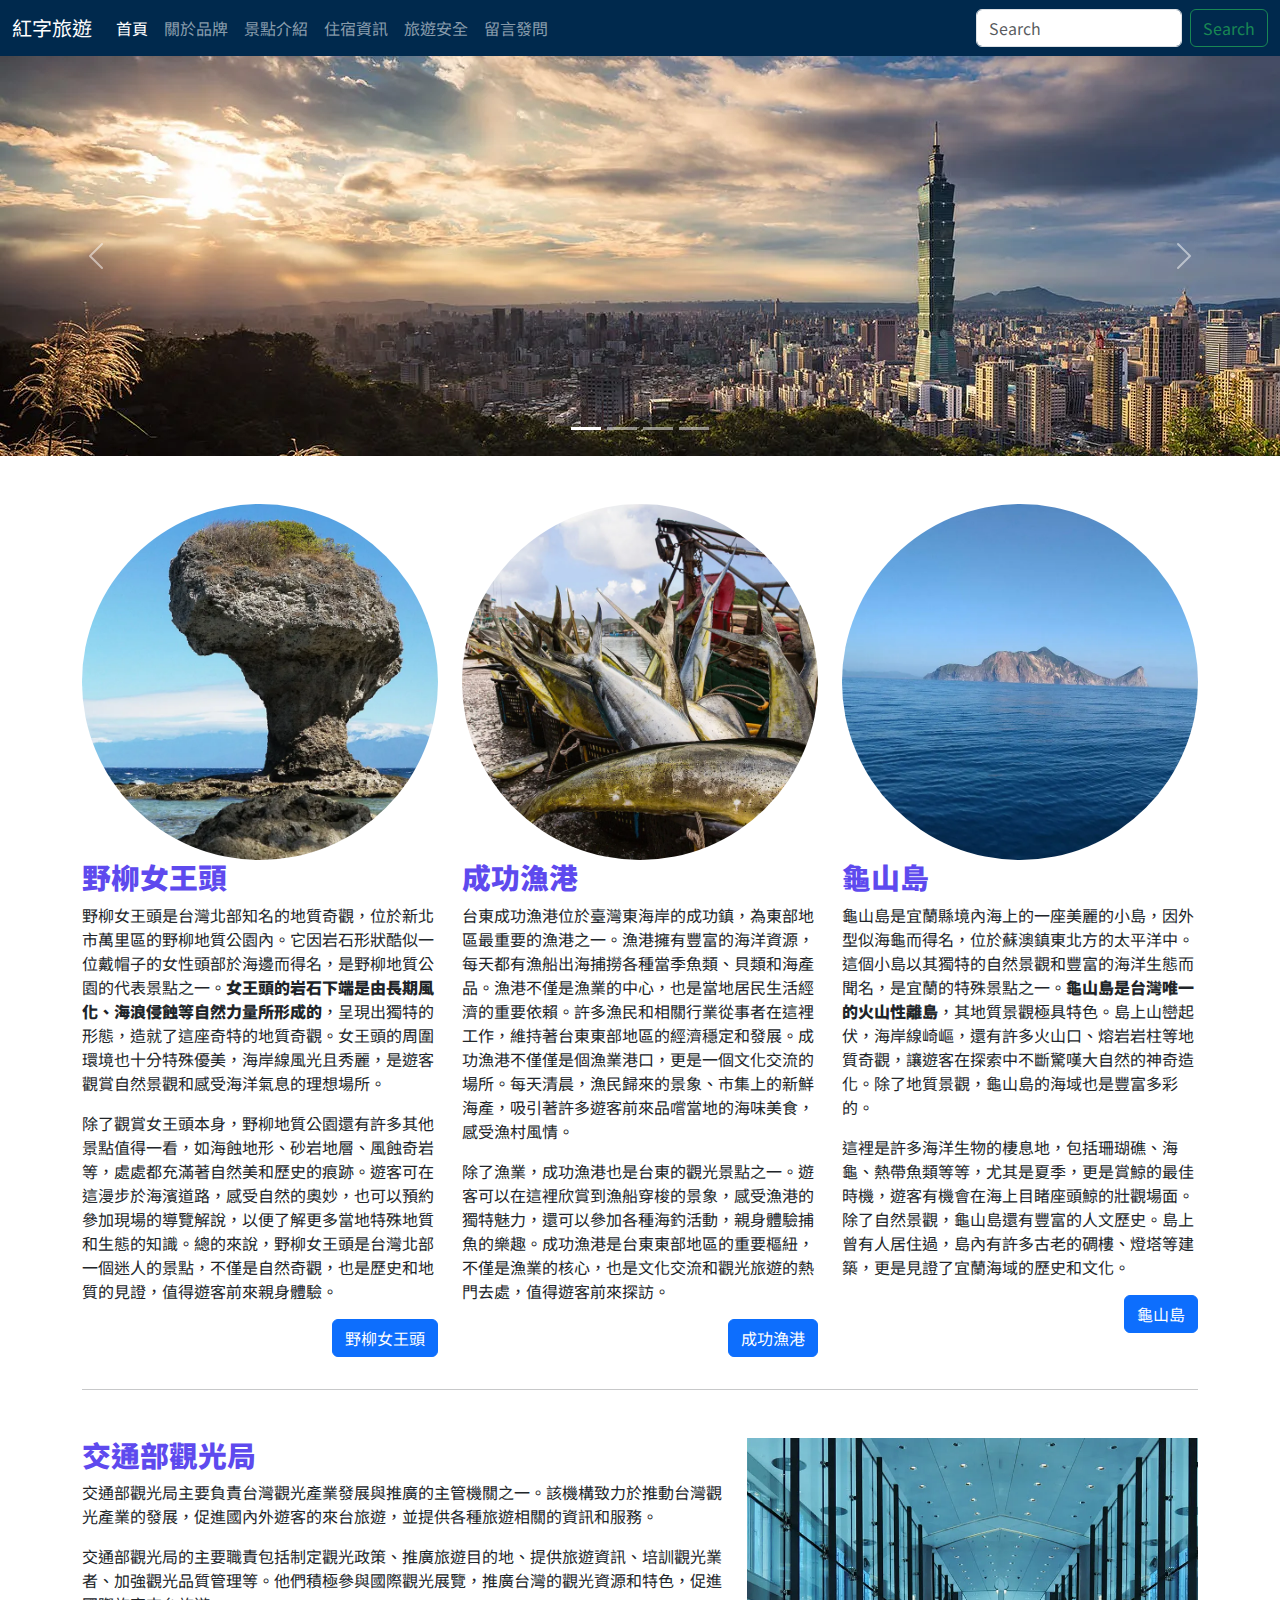
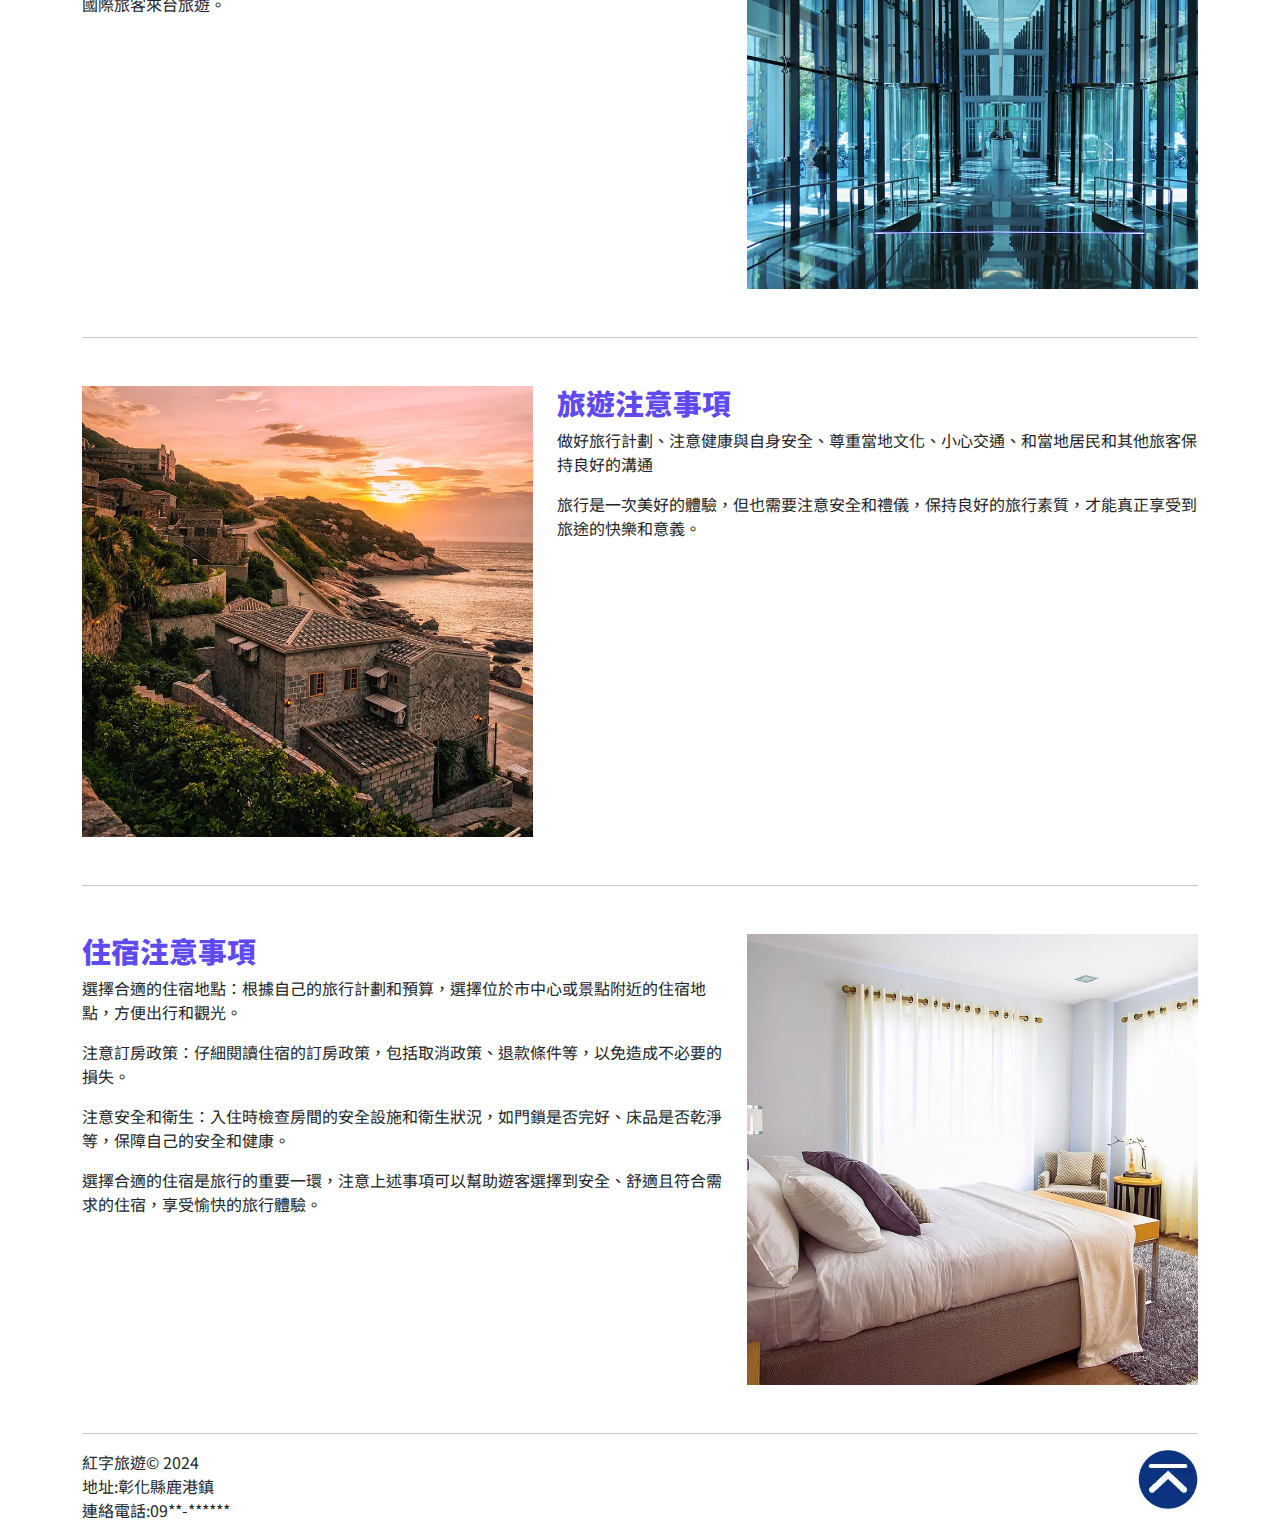
<file: index.html>
<!DOCTYPE html>
<html lang="zh-Hant-TW">
<head>
    <meta charset="UTF-8">
    <meta name="viewport" content="width=device-width, initial-scale=1.0">
    <!-- 設定IE相容性 -->
    <meta http-equiv="X-UA-Compatible" content="IE=edge">
    <!-- 網站作者/擁有者 -->
    <meta name="author" content="紅字旅遊">
    <!-- 網頁描述，簡單介紹網頁內容 -->
    <meta name="description" content="北部旅遊, 中部旅遊, 南部旅遊, 八里, 漁人碼頭, 集集, 鹿港, 安平, 愛河">
    <!-- 網頁編輯器 -->
    <meta name="generator" content="VisualStudioCode">
    <!-- 關鍵字，google排除權重，其他搜尋引擎能可使用 -->
    <meta name="keywords" content="北部旅遊, 中部旅遊, 南部旅遊, 八里, 漁人碼頭, 集集, 鹿港, 安平, 愛河">
    <!-- favicom我的最愛(書籤)圖標 -->
    <link rel="shortcut icon" href="favicon.ico">
    <link href="https://cdn.jsdelivr.net/npm/bootstrap@5.3.3/dist/css/bootstrap.min.css" rel="stylesheet" integrity="sha384-QWTKZyjpPEjISv5WaRU9OFeRpok6YctnYmDr5pNlyT2bRjXh0JMhjY6hW+ALEwIH" crossorigin="anonymous">
    <link rel="stylesheet" href="css/custom.css">
    <!-- google GA分析 -->
    <!-- Google tag (gtag.js) -->
    <script async src="https://www.googletagmanager.com/gtag/js?id=G-WT490CWEW8"></script>
    <script>
    window.dataLayer = window.dataLayer || [];
    function gtag(){dataLayer.push(arguments);}
    gtag('js', new Date());
    gtag('config', 'G-WT490CWEW8');
    </script>
    <title>紅字旅遊-首頁</title>
</head>
<!-- GA追蹤分析 -->
<body>
     <header >                                
        <!--bg-dark背景色 body-tertary為深色字 如改 navbar-dark為淺色字  如需固定導覽列在網頁頂部可+fixed-top -->
        <nav class="navbar navbar-expand-lg bg-dark navbar-dark">
            <div class="container-fluid">
              <a class="navbar-brand" href="index.html">紅字旅遊</a>
              <button class="navbar-toggler" type="button" data-bs-toggle="collapse" data-bs-target="#navbarSupportedContent" aria-controls="navbarSupportedContent" aria-expanded="false" aria-label="Toggle navigation">
                <span class="navbar-toggler-icon"></span>
              </button>
              <div class="collapse navbar-collapse" id="navbarSupportedContent">
                <!-- 導覽列按鈕 -->
                <ul class="navbar-nav me-auto mb-2 mb-lg-0">
                  <li class="nav-item">
                    <!-- 這串為無障礙網路使用nav-link active明眼人看用 aria-current="page" 視障人士使用 -->
                    <a class="nav-link active" aria-current="page" href="index.html">首頁</a>
                  </li>
                  <li class="nav-item">
                    <a class="nav-link" href="about.html">關於品牌</a>
                  </li>
                  <li class="nav-item">
                    <a class="nav-link" href="viewpoint.html">景點介紹</a>
                  </li>
                  <li class="nav-item">
                    <a class="nav-link" href="hotel.html">住宿資訊</a>
                  </li>
                  <li class="nav-item">
                    <a class="nav-link" href="safe.html">旅遊安全</a>
                  </li>
                  <li class="nav-item">
                    <a class="nav-link" href="https://toolkit.url.com.tw/bbs/index.php?email=bbs@rthzh.url.tw" target="_blank">留言發問</a>
                  </li>
                </ul>

                <!-- 表單 PHP用 -->
                <form class="d-flex" role="search">
                  <input class="form-control me-2" type="search" placeholder="Search" aria-label="Search">
                  <button class="btn btn-outline-success" type="submit">Search</button>
                </form>
              </div>
            </div>
        </nav>
    </header>
    <main>
      <!-- 輪播圖 -->
      <div id="carouselExampleIndicators" class="carousel slide">
        <div class="carousel-indicators">
          <!-- 增加輪播圖時增加一個按鈕 -->
          <button type="button" data-bs-target="#carouselExampleIndicators" data-bs-slide-to="0" class="active" aria-current="true" aria-label="Slide 1"></button>
          <button type="button" data-bs-target="#carouselExampleIndicators" data-bs-slide-to="1" aria-label="Slide 2"></button>
          <button type="button" data-bs-target="#carouselExampleIndicators" data-bs-slide-to="2" aria-label="Slide 3"></button>
          <button type="button" data-bs-target="#carouselExampleIndicators" data-bs-slide-to="3" aria-label="Slide 4"></button>
        </div>
        <div class="carousel-inner">
          <div class="carousel-item active">
            <!-- alt="台北101"為圖片無法顯示時出現 title="台北101"滑入圖片時小標籤 aria-label="台北101"無障礙用 -->
            <img src="images/index/buildings-1846728_1920_dr.webp" class="d-block w-100" alt="台北101" title="台北101" aria-label="台北101">
          </div>
          <div class="carousel-item">
            <img src="images/index/kaohsiung-4081259_1920_dr.webp" class="d-block w-100" alt="廟宇" title="廟宇" aria-label="廟宇">
          </div>
          <div class="carousel-item">
            <img src="images/index/dragon-3329567_1920_dr.webp" class="d-block w-100" alt="龍屋脊" 
            title="龍屋脊" aria-label="龍屋脊">
          </div>
          <div class="carousel-item">
            <img src="images/index/city-7049028_1920_dr.webp" class="d-block w-100" alt="台北101大樓" title="台北101大樓" aria-label="台北101大樓">
          </div>

        </div>
        <button class="carousel-control-prev" type="button" data-bs-target="#carouselExampleIndicators" data-bs-slide="prev">
          <span class="carousel-control-prev-icon" aria-hidden="true"></span>
          <span class="visually-hidden">Previous</span>
        </button>
        <button class="carousel-control-next" type="button" data-bs-target="#carouselExampleIndicators" data-bs-slide="next">
          <span class="carousel-control-next-icon" aria-hidden="true"></span>
          <span class="visually-hidden">Next</span>
        </button>
      </div>

      <!-- 內文 -->
      <div class="container">
        <!-- 直式三格內容 -->
        <div class="row">
          <!-- col-lg-4(lg為裝置尺寸大小 依序為xs-sm-md-lg-xl 須滿足12比例
            e.g 5:7之類的)  -->
          <!-- order-md-0 排序-製造斷點; mt-5 增加上排距離 t為方向上 5為最大距離 -->
          <div class="col-lg-4 order-md-0 mt-5">

            <img src="images/index/xiao-liuqiu-6023517_1920.webp" class="rounded-circle w-100" alt="野柳女王頭">
            <!-- rounded-circle w-100 圖片設定圓形範圍顯示 寬度設定100%顯示 -->
            <div class="card-body">
              <h2 class="">野柳女王頭</h2>
              <p class="card-text">野柳女王頭是台灣北部知名的地質奇觀，位於新北市萬里區的野柳地質公園內。它因岩石形狀酷似一位戴帽子的女性頭部於海邊而得名，是野柳地質公園的代表景點之一。<span class="span_1">女王頭的岩石下端是由長期風化、海浪侵蝕等自然力量所形成的</span>，呈現出獨特的形態，造就了這座奇特的地質奇觀。女王頭的周圍環境也十分特殊優美，海岸線風光且秀麗，是遊客觀賞自然景觀和感受海洋氣息的理想場所。</p>
              <p class="card-text">除了觀賞女王頭本身，野柳地質公園還有許多其他景點值得一看，如海蝕地形、砂岩地層、風蝕奇岩等，處處都充滿著自然美和歷史的痕跡。遊客可在這漫步於海濱道路，感受自然的奧妙，也可以預約參加現場的導覽解說，以便了解更多當地特殊地質和生態的知識。總的來說，野柳女王頭是台灣北部一個迷人的景點，不僅是自然奇觀，也是歷史和地質的見證，值得遊客前來親身體驗。</p>
              <p class="text-end">
                <a href="https://www.taiwan.net.tw/m1.aspx?sNo=0001016&id=A12-00268" target="_blank" class="btn btn-primary" role="button">野柳女王頭</a></p>
                <!-- target="_blank"新增分業標籤 class="btn btn-primary" 套用模組按鈕外觀 role="button" 改變標籤用途 -->
            </div>
          </div>         
          <div class="col-lg-4 order-md-2 mt-5">
            <img src="images/index/sea-7146818_1920.webp" class="rounded-circle w-100" alt="龜山島">
            <div class="card-body">
              <h2 class="">龜山島</h2>
              <p class="card-text">龜山島是宜蘭縣境內海上的一座美麗的小島，因外型似海龜而得名，位於蘇澳鎮東北方的太平洋中。這個小島以其獨特的自然景觀和豐富的海洋生態而聞名，是宜蘭的特殊景點之一。<span class="span_1">龜山島是台灣唯一的火山性離島</span>，其地質景觀極具特色。島上山巒起伏，海岸線崎嶇，還有許多火山口、熔岩岩柱等地質奇觀，讓遊客在探索中不斷驚嘆大自然的神奇造化。除了地質景觀，龜山島的海域也是豐富多彩的。</p>
                <p class="card-text">這裡是許多海洋生物的棲息地，包括珊瑚礁、海龜、熱帶魚類等等，尤其是夏季，更是賞鯨的最佳時機，遊客有機會在海上目睹座頭鯨的壯觀場面。除了自然景觀，龜山島還有豐富的人文歷史。島上曾有人居住過，島內有許多古老的碉樓、燈塔等建築，更是見證了宜蘭海域的歷史和文化。</p>
                <p class="text-end">
                <a href="https://www.taiwan.net.tw/m1.aspx?sNo=0001106&id=C100_164" target="_blank" class="btn btn-primary" role="button">龜山島</a></p>
            </div>
          </div>
          <div class="col-lg-4 order-md-1 mt-5">
            <img src="images/index/taiwan-6760130_1920.webp" class="rounded-circle w-100" alt="成功漁港">
            <div class="card-body">
              <h2 class="">成功漁港</h2>
              <p class="card-text">台東成功漁港位於臺灣東海岸的成功鎮，為東部地區最重要的漁港之一。漁港擁有豐富的海洋資源，每天都有漁船出海捕撈各種當季魚類、貝類和海產品。漁港不僅是漁業的中心，也是當地居民生活經濟的重要依賴。許多漁民和相關行業從事者在這裡工作，維持著台東東部地區的經濟穩定和發展。成功漁港不僅僅是個漁業港口，更是一個文化交流的場所。每天清晨，漁民歸來的景象、市集上的新鮮海產，吸引著許多遊客前來品嚐當地的海味美食，感受漁村風情。</p>
                
                <p class="card-text">除了漁業，成功漁港也是台東的觀光景點之一。遊客可以在這裡欣賞到漁船穿梭的景象，感受漁港的獨特魅力，還可以參加各種海釣活動，親身體驗捕魚的樂趣。成功漁港是台東東部地區的重要樞紐，不僅是漁業的核心，也是文化交流和觀光旅遊的熱門去處，值得遊客前來探訪。</p>
              <p class="text-end">
                <a href="https://www.taiwan.net.tw/m1.aspx?sNo=0001016&id=11467" target="_blank" class="btn btn-primary" role="button" >成功漁港</a></p>
            </div>
        
          </div>
        </div>
        <hr>
        <!-- 橫條內容 -->
             <!-- my-5 上下間距 -->
        <div class="row my-5">
          <div class="col-md-7">
              <h2>交通部觀光局</h2>
              <p>交通部觀光局主要負責台灣觀光產業發展與推廣的主管機關之一。該機構致力於推動台灣觀光產業的發展，促進國內外遊客的來台旅遊，並提供各種旅遊相關的資訊和服務。</p>
              <p>交通部觀光局的主要職責包括制定觀光政策、推廣旅遊目的地、提供旅遊資訊、培訓觀光業者、加強觀光品質管理等。他們積極參與國際觀光展覽，推廣台灣的觀光資源和特色，促進國際旅客來台旅遊。</p>
          </div>
          <div class="col-md-5">
            <!-- img-fluid5 照片寬度100%高度自動 mx-auto左右對齊 -->
            <img src="images/index/mirrors-3672873_1920.webp" class="img-fluid mx-auto"  aria-label="交通部觀光局" alt="交通部觀光局">
          </div>
        </div>
        <hr>
        <div class="row my-5">
          <div class="col-md-7 order-md-1">
              <h2>旅遊注意事項</h2>
              <p>做好旅行計劃、注意健康與自身安全、尊重當地文化、小心交通、和當地居民和其他旅客保持良好的溝通</p>
              <p>旅行是一次美好的體驗，但也需要注意安全和禮儀，保持良好的旅行素質，才能真正享受到旅途的快樂和意義。</p>

          </div>
          <div class="col-md-5 order-md-0">
            <!-- img-fluid5 照片寬度100%高度自動 mx-auto左右對齊 -->
            <img src="images/index/matsu-islands-1883646_1920.webp" class="img-fluid mx-auto"  aria-label="旅遊注意事項" alt="旅遊注意事項">
          </div>
        </div>
        <hr>
        <div class="row my-5">
          <div class="col-md-7">
              <h2>住宿注意事項</h2>
              <p>選擇合適的住宿地點：根據自己的旅行計劃和預算，選擇位於市中心或景點附近的住宿地點，方便出行和觀光。</p>
              <p>注意訂房政策：仔細閱讀住宿的訂房政策，包括取消政策、退款條件等，以免造成不必要的損失。</p>
              <p>注意安全和衛生：入住時檢查房間的安全設施和衛生狀況，如門鎖是否完好、床品是否乾淨等，保障自己的安全和健康。</p>
              <p>選擇合適的住宿是旅行的重要一環，注意上述事項可以幫助遊客選擇到安全、舒適且符合需求的住宿，享受愉快的旅行體驗。</p>

          </div>
          <div class="col-md-5">
            <!-- img-fluid5 照片寬度100%高度自動 mx-auto左右對齊 -->
            <img src="images/index/bed-1839183_1280.webp" class="img-fluid mx-auto"  aria-label="住宿安全" alt="住宿安全">
          </div>
        </div>
        <hr>
      </div>
        <footer class="container">
          <p class="float-end"><!--<a href="#top" >回到首頁</a>-->
            <a href="#top"><img class="phHomeBtn" src="images/index/top.webp" title="回網頁頂部" alt="回網頁頂部"></a></p>
          <p>紅字旅遊&copy; 2024 <br>         
              地址:彰化縣鹿港鎮<br>
              連絡電話:09**-******</p>

        </footer>
   </main>



    <script src="https://cdn.jsdelivr.net/npm/bootstrap@5.3.3/dist/js/bootstrap.bundle.min.js" integrity="sha384-YvpcrYf0tY3lHB60NNkmXc5s9fDVZLESaAA55NDzOxhy9GkcIdslK1eN7N6jIeHz" crossorigin="anonymous"></script>

</body>
</html>
</file>
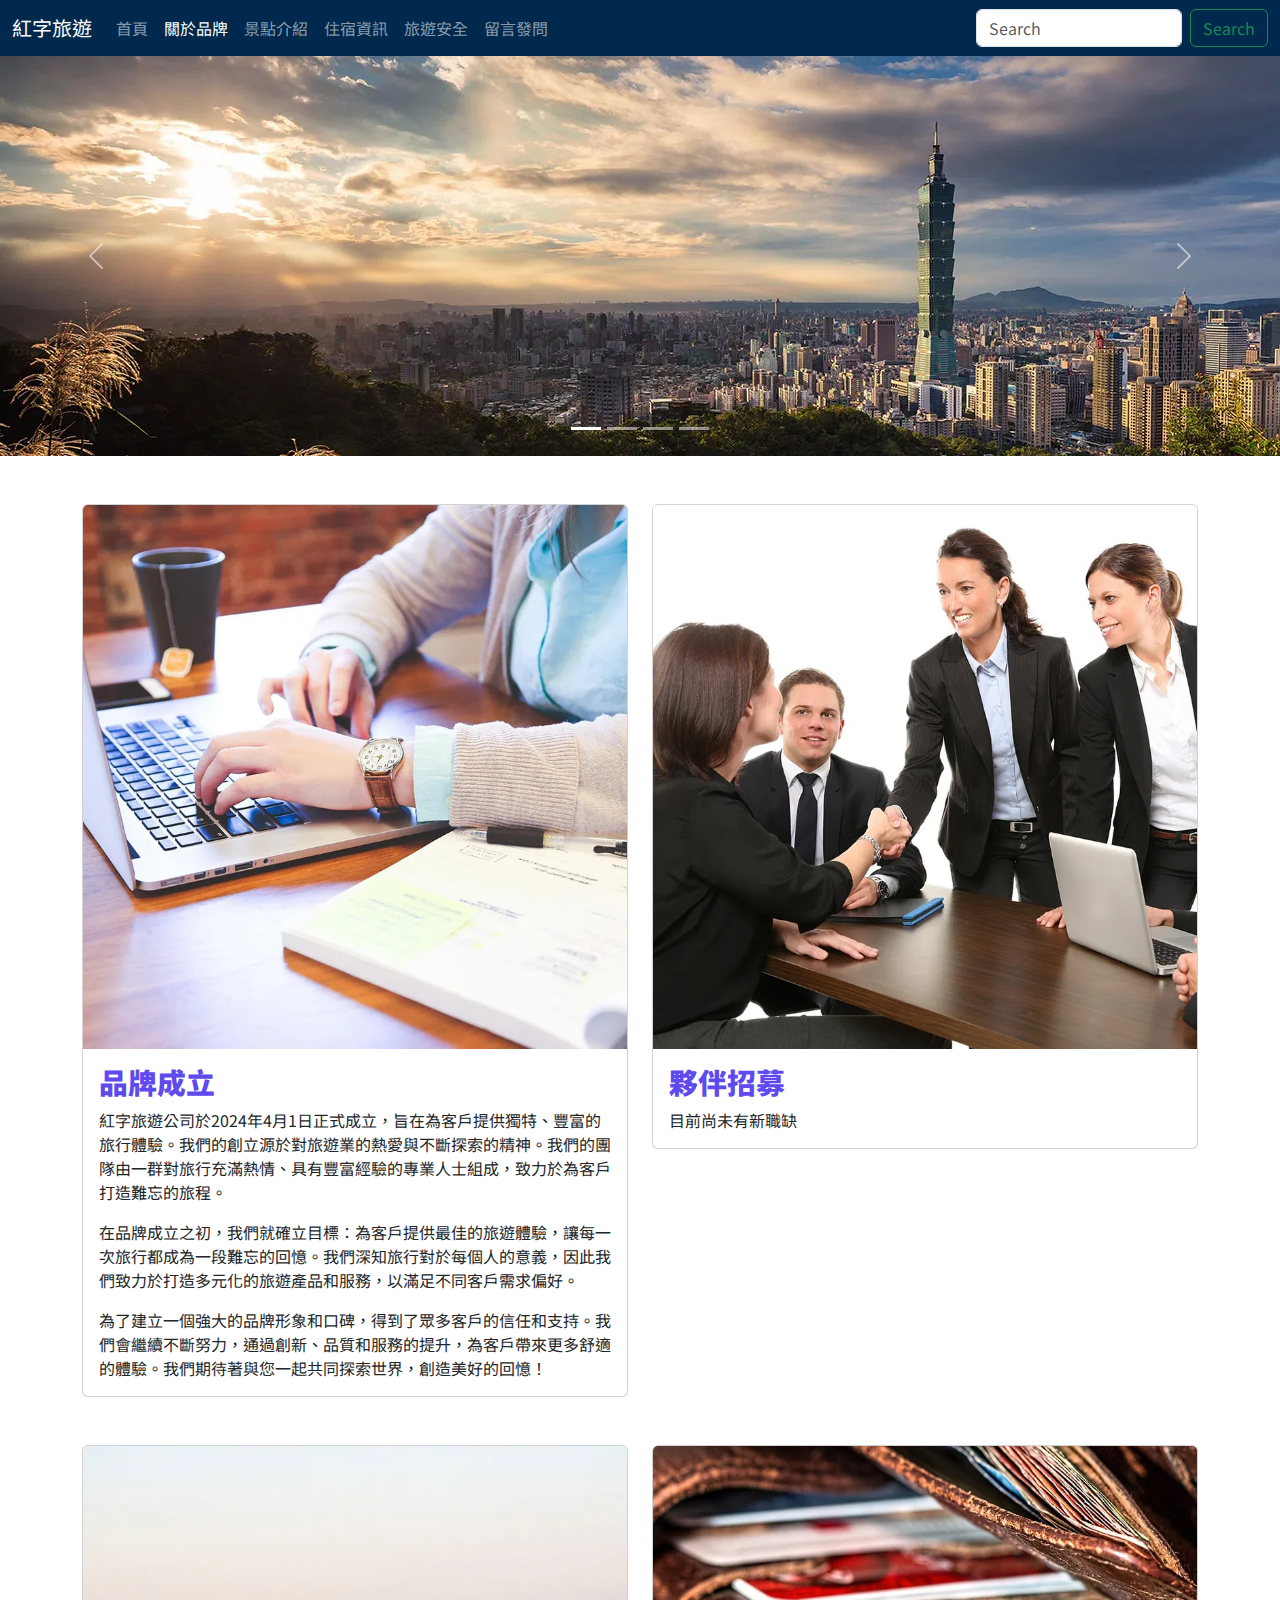
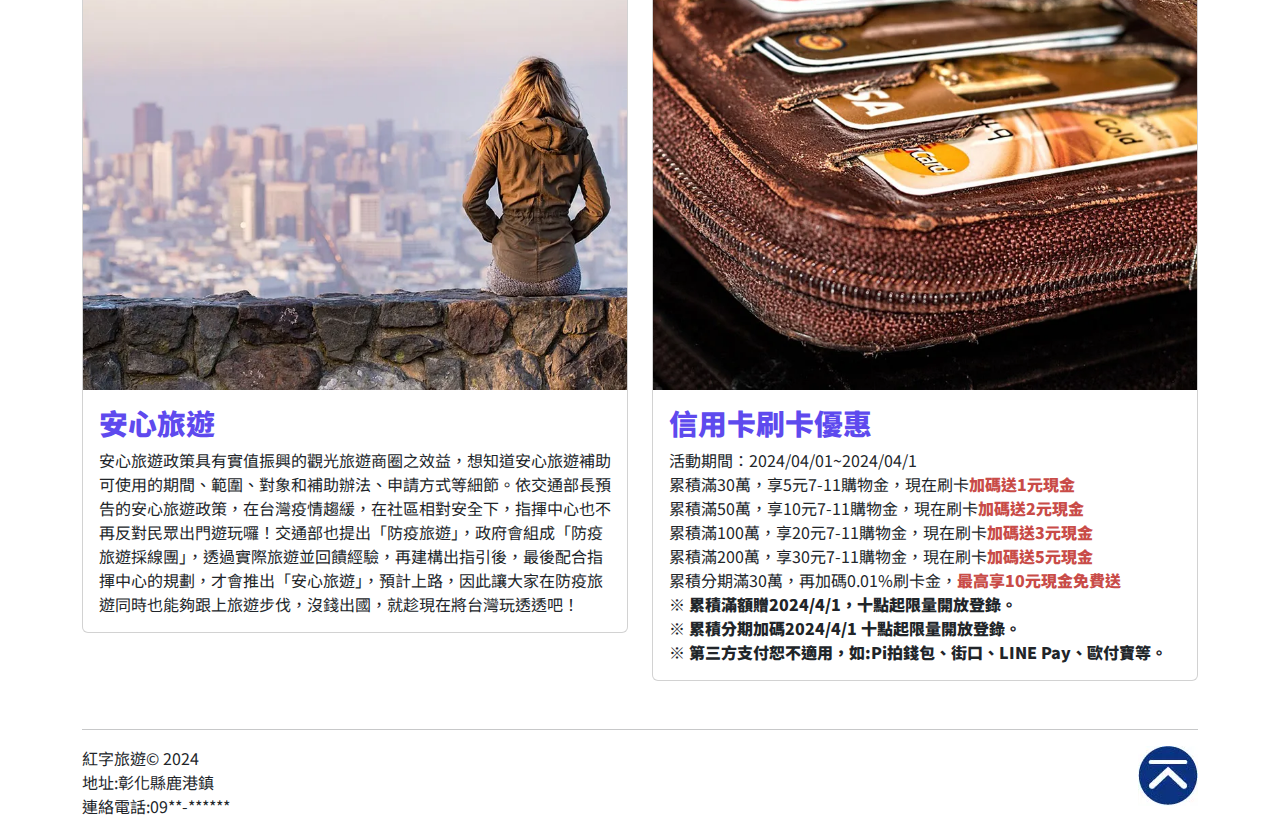
<file: about.html>
<!DOCTYPE html>
<html lang="zh-Hant-TW">
<head>
    <meta charset="UTF-8">
    <meta name="viewport" content="width=device-width, initial-scale=1.0">
    <!-- 設定IE相容性 -->
    <meta http-equiv="X-UA-Compatible" content="IE=edge">
    <!-- 網站作者/擁有者 -->
    <meta name="author" content="紅字旅遊">
    <!-- 網頁描述，簡單介紹網頁內容 -->
    <meta name="description" content="
   紅字旅遊公司於2024年4月1日正式成立旨在為客戶提供獨特、豐富的旅行體驗。我們的創立源於對旅遊業的熱愛與不斷探索的精神。我們的團隊由一群對旅行充滿熱情、具有豐富經驗的專業人士組成致力於為客戶打造難忘的旅程。在品牌成立之初我們就確立目標為客戶提供最佳的旅遊體驗讓每一次旅行都成為一段難忘的回憶。我們深知旅行對於每個人的意義因此我們致力於打造多元化的旅遊產品和服務以滿足不同客戶需求偏好。">
    <!-- 網頁編輯器 -->
    <meta name="generator" content="VisualStudioCode">
    <!-- 關鍵字，google排除權重，其他搜尋引擎能可使用 -->
    <meta name="keywords" content="紅字旅遊, 關於我們, 夥伴招募, 安心旅遊, 刷卡優惠, 優惠">
    <!-- favicom我的最愛(書籤)圖標 -->
    <link rel="shortcut icon" href="favicon.ico">
    <link href="https://cdn.jsdelivr.net/npm/bootstrap@5.3.3/dist/css/bootstrap.min.css" rel="stylesheet" integrity="sha384-QWTKZyjpPEjISv5WaRU9OFeRpok6YctnYmDr5pNlyT2bRjXh0JMhjY6hW+ALEwIH" crossorigin="anonymous">
    <link rel="stylesheet" href="css/custom.css">
    <!-- google GA分析 -->
    <!-- Google tag (gtag.js) -->
    <script async src="https://www.googletagmanager.com/gtag/js?id=G-WT490CWEW8"></script>
    <script>
    window.dataLayer = window.dataLayer || [];
    function gtag(){dataLayer.push(arguments);}
    gtag('js', new Date());

    gtag('config', 'G-WT490CWEW8');
    </script>
    <title>紅字旅遊-關於品牌</title>
</head>
<!-- GA追蹤分析 -->
<body>
  <header>                                
        <!--bg-dark背景色 body-tertary為深色字 如改 navbar-dark為淺色字 -->
        <nav class="navbar navbar-expand-lg bg-dark navbar-dark">
            <div class="container-fluid">
              <a class="navbar-brand" href="index.html">紅字旅遊</a>
              <button class="navbar-toggler" type="button" data-bs-toggle="collapse" data-bs-target="#navbarSupportedContent" aria-controls="navbarSupportedContent" aria-expanded="false" aria-label="Toggle navigation">
                <span class="navbar-toggler-icon"></span>
              </button>
              <div class="collapse navbar-collapse" id="navbarSupportedContent">
                <!-- 導覽列按鈕 -->
                <ul class="navbar-nav me-auto mb-2 mb-lg-0">
                  <li class="nav-item">
                    <!-- 這串為無障礙網路使用nav-link active明眼人看用 aria-current="page" 視障人士使用 -->
                    <a class="nav-link " href="index.html">首頁</a>
                  </li>
                  <li class="nav-item">
                    <!-- active" aria-current="page目前標籤所在地會提示會亮 -->
                    <a class="nav-link active" aria-current="page" href="about.html">關於品牌</a>
                  </li>
                  <li class="nav-item">
                    <a class="nav-link" href="viewpoint.html">景點介紹</a>
                  </li>
                  <li class="nav-item">
                    <a class="nav-link" href="hotel.html">住宿資訊</a>
                  </li>
                  <li class="nav-item">
                    <a class="nav-link" href="safe.html">旅遊安全</a>
                  </li>
                  <li class="nav-item">
                    <a class="nav-link" href="https://toolkit.url.com.tw/bbs/index.php?email=bbs@rthzh.url.tw" target="_blank">留言發問</a>
                  </li>
                </ul>

                <!-- 表單 PHP用 -->
                <form class="d-flex" role="search">
                  <input class="form-control me-2" type="search" placeholder="Search" aria-label="Search">
                  <button class="btn btn-outline-success" type="submit">Search</button>
                </form>
              </div>
            </div>
        </nav>
  </header>
  <main>
      <!-- 輪播圖 -->
      <div id="carouselExampleIndicators" class="carousel slide">
        <div class="carousel-indicators">
          <!-- 增加輪播圖時增加一個按鈕 -->
          <button type="button" data-bs-target="#carouselExampleIndicators" data-bs-slide-to="0" class="active" aria-current="true" aria-label="Slide 1"></button>
          <button type="button" data-bs-target="#carouselExampleIndicators" data-bs-slide-to="1" aria-label="Slide 2"></button>
          <button type="button" data-bs-target="#carouselExampleIndicators" data-bs-slide-to="2" aria-label="Slide 3"></button>
          <button type="button" data-bs-target="#carouselExampleIndicators" data-bs-slide-to="3" aria-label="Slide 4"></button>
        </div>
        <div class="carousel-inner">
          <div class="carousel-item active">
            <!-- alt="台北101"為圖片無法顯示時出現 title="台北101"滑入圖片時小標籤 aria-label="台北101"無障礙用 -->
            <img src="images/index/buildings-1846728_1920_dr.webp" class="d-block w-100" alt="台北101" title="台北101" aria-label="台北101">
          </div>
          <div class="carousel-item">
            <img src="images/index/kaohsiung-4081259_1920_dr.webp" class="d-block w-100" alt="廟宇" title="廟宇" aria-label="廟宇">
          </div>
          <div class="carousel-item">
            <img src="images/index/dragon-3329567_1920_dr.webp" class="d-block w-100" alt="龍屋脊" 
            title="龍屋脊" aria-label="龍屋脊">
          </div>
          <div class="carousel-item">
            <img src="images/index/city-7049028_1920_dr.webp" class="d-block w-100" alt="台北101大樓" title="台北101大樓" aria-label="台北101大樓">
          </div>

        </div>
        <button class="carousel-control-prev" type="button" data-bs-target="#carouselExampleIndicators" data-bs-slide="prev">
          <span class="carousel-control-prev-icon" aria-hidden="true"></span>
          <span class="visually-hidden">Previous</span>
        </button>
        <button class="carousel-control-next" type="button" data-bs-target="#carouselExampleIndicators" data-bs-slide="next">
          <span class="carousel-control-next-icon" aria-hidden="true"></span>
          <span class="visually-hidden">Next</span>
        </button>
      </div>

      <!-- 內文 -->
      <div class="container">
        <div class="row">
          <div class="col-lg-6 ">
            <div class="card mt-5">
              <img src="images/about/student-849825_1280.webp" class="card-img-top" alt="紅字旅遊品牌" title="紅字旅遊品牌" aria-label="紅字旅遊品牌">
              <div class="card-body">
                <h2>品牌成立</h2>
                <p class="card-text">紅字旅遊公司於2024年4月1日正式成立，旨在為客戶提供獨特、豐富的旅行體驗。我們的創立源於對旅遊業的熱愛與不斷探索的精神。我們的團隊由一群對旅行充滿熱情、具有豐富經驗的專業人士組成，致力於為客戶打造難忘的旅程。</p>
                <p class="card-text">在品牌成立之初，我們就確立目標：為客戶提供最佳的旅遊體驗，讓每一次旅行都成為一段難忘的回憶。我們深知旅行對於每個人的意義，因此我們致力於打造多元化的旅遊產品和服務，以滿足不同客戶需求偏好。</p>
                <p class="card-text">為了建立一個強大的品牌形象和口碑，得到了眾多客戶的信任和支持。我們會繼續不斷努力，通過創新、品質和服務的提升，為客戶帶來更多舒適的體驗。我們期待著與您一起共同探索世界，創造美好的回憶！</p>
              </div>
            </div>
          </div>
          <div class="col-lg-6">
            <div class="card mt-5">
              <img src="images/about/people-1979261_1280.webp" class="card-img-top" alt="夥伴招募" title="夥伴招募" aria-label="夥伴招募">
              <div class="card-body">
                <h2>夥伴招募</h2>
                <p class="card-text">目前尚未有新職缺</p>
            </div>
          </div>
          </div>
        </div>
        <div class="row mb-5">
          <div class="col-lg-6 ">
            <div class="card mt-5">
              <img src="images/about/blonde-1867768_1280.webp" class="card-img-top" alt="安心旅遊" title="安心旅遊" aria-label="安心旅遊">
              <div class="card-body">
                <h2>安心旅遊</h2>
                <p class="card-text">安心旅遊政策具有實值振興的觀光旅遊商圈之效益，想知道安心旅遊補助可使用的期間、範圍、對象和補助辦法、申請方式等細節。依交通部長預告的安心旅遊政策，在台灣疫情趨緩，在社區相對安全下，指揮中心也不再反對民眾出門遊玩囉！交通部也提出「防疫旅遊」，政府會組成「防疫旅遊採線團」，透過實際旅遊並回饋經驗，再建構出指引後，最後配合指揮中心的規劃，才會推出「安心旅遊」，預計上路，因此讓大家在防疫旅遊同時也能夠跟上旅遊步伐，沒錢出國，就趁現在將台灣玩透透吧！</p>
              </div>
            </div>
          </div>
          <div class="col-lg-6">
            <div class="card mt-5">
              <img src="images/about/wallet-908569_1280.webp" class="card-img-top" alt="信用卡刷卡優惠" title="信用卡刷卡優惠" aria-label="信用卡刷卡優惠">
              <div class="card-body">
                <h2>信用卡刷卡優惠</h2>
                <p class="card-text">
                  活動期間：2024/04/01~2024/04/1 <br>
                  累積滿30萬，享5元7-11購物金，現在刷卡<span class="span_2">加碼送1元現金</span><br>
                  累積滿50萬，享10元7-11購物金，現在刷卡<span class="span_2">加碼送2元現金</span><br>
                  累積滿100萬，享20元7-11購物金，現在刷卡<span class="span_2">加碼送3元現金</span><br>
                  累積滿200萬，享30元7-11購物金，現在刷卡<span class="span_2">加碼送5元現金</span><br>
                  累積分期滿30萬，再加碼0.01%刷卡金，<span class="span_2">最高享10元現金免費送</span><br>
                  <span class="span_1">※ 累積滿額贈2024/4/1，十點起限量開放登錄。</span><br>
                  <span class="span_1">※ 累積分期加碼2024/4/1 十點起限量開放登錄。</span><br>
                  <span class="span_1">※ 第三方支付恕不適用，如:Pi拍錢包、街口、LINE Pay、歐付寶等。</span></p>
              </div>
            </div>
          </div>
        </div>
        <hr>
      </div>
      <footer class="container">
          <p class="float-end"><!--<a href="#top" >回到首頁</a>-->
            <a href="#top"><img class="phHomeBtn" src="images/index/top.webp" title="回網頁頂部" alt="回網頁頂部"></a></p>
          <p>紅字旅遊&copy; 2024 <br>         
              地址:彰化縣鹿港鎮<br>
              連絡電話:09**-******</p>

      </footer>
  </main>
    <script src="https://cdn.jsdelivr.net/npm/bootstrap@5.3.3/dist/js/bootstrap.bundle.min.js" integrity="sha384-YvpcrYf0tY3lHB60NNkmXc5s9fDVZLESaAA55NDzOxhy9GkcIdslK1eN7N6jIeHz" crossorigin="anonymous"></script>

</body>
</html>
</file>
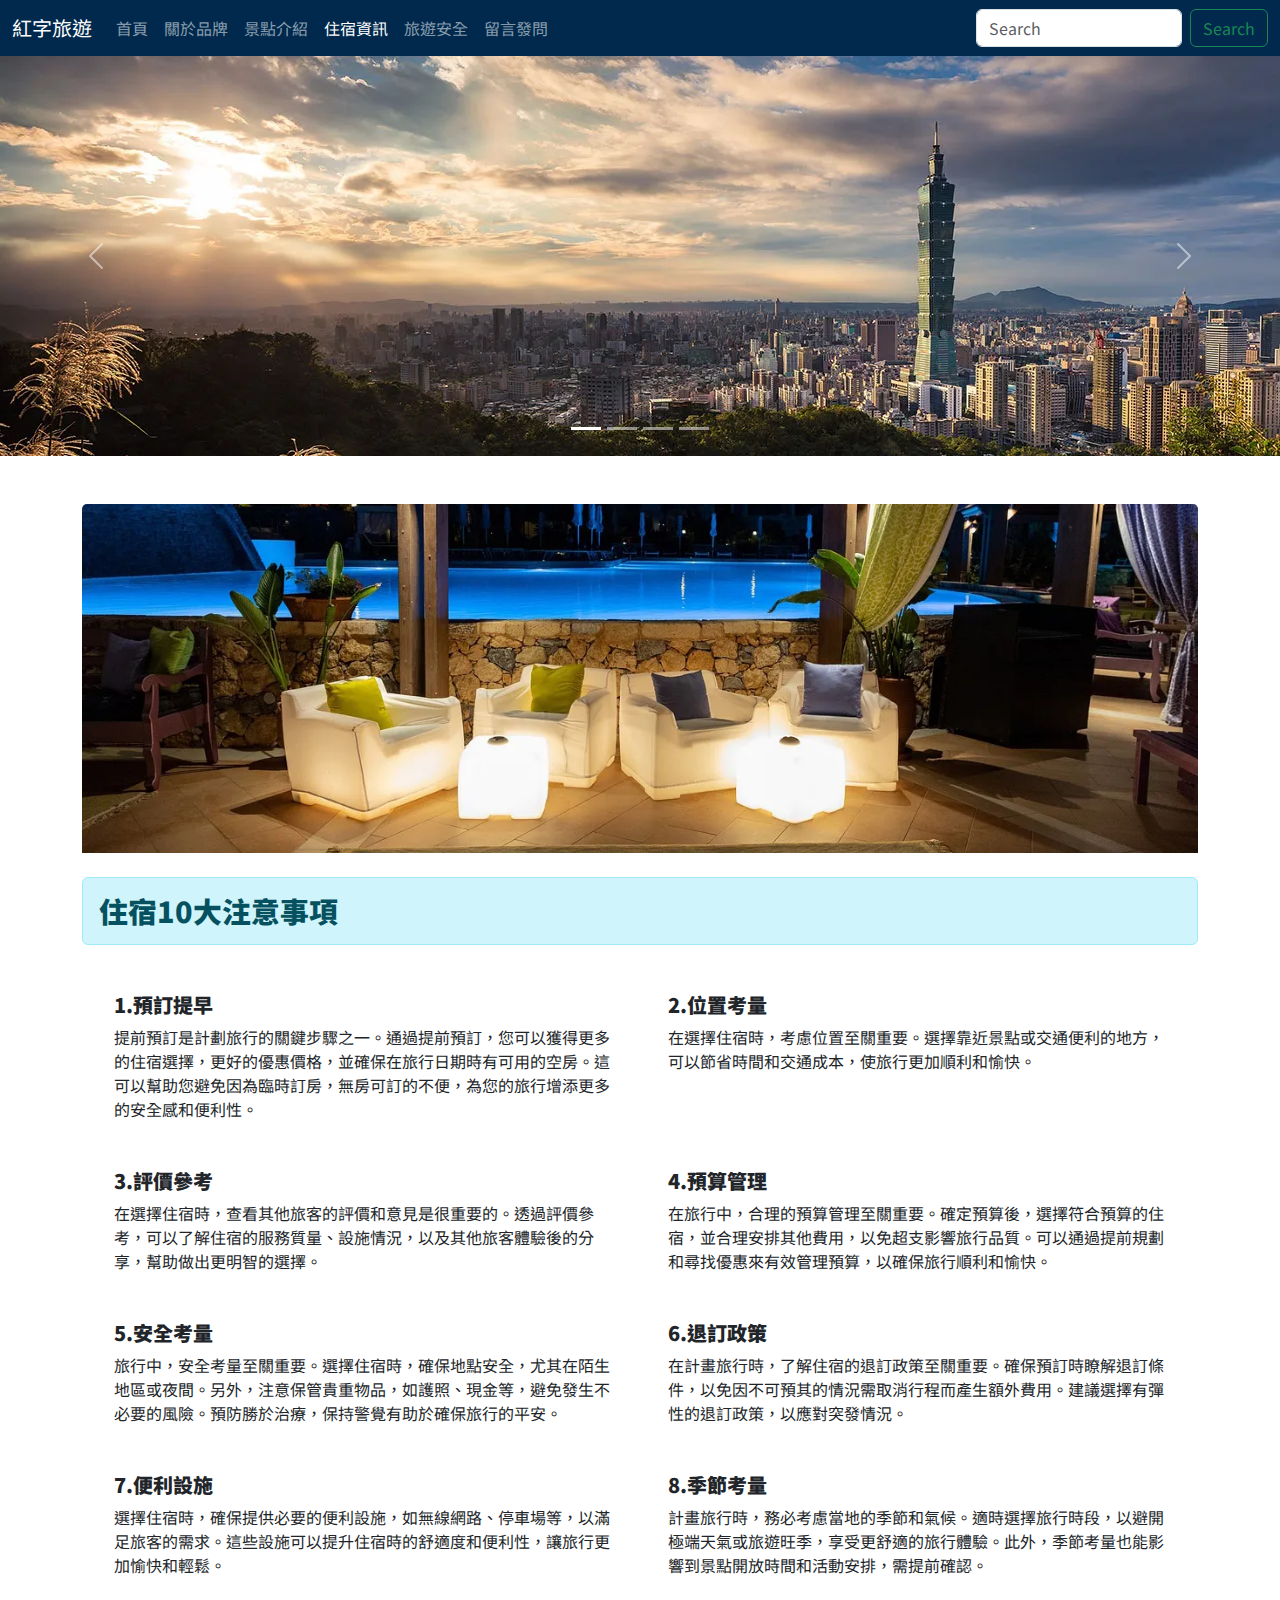
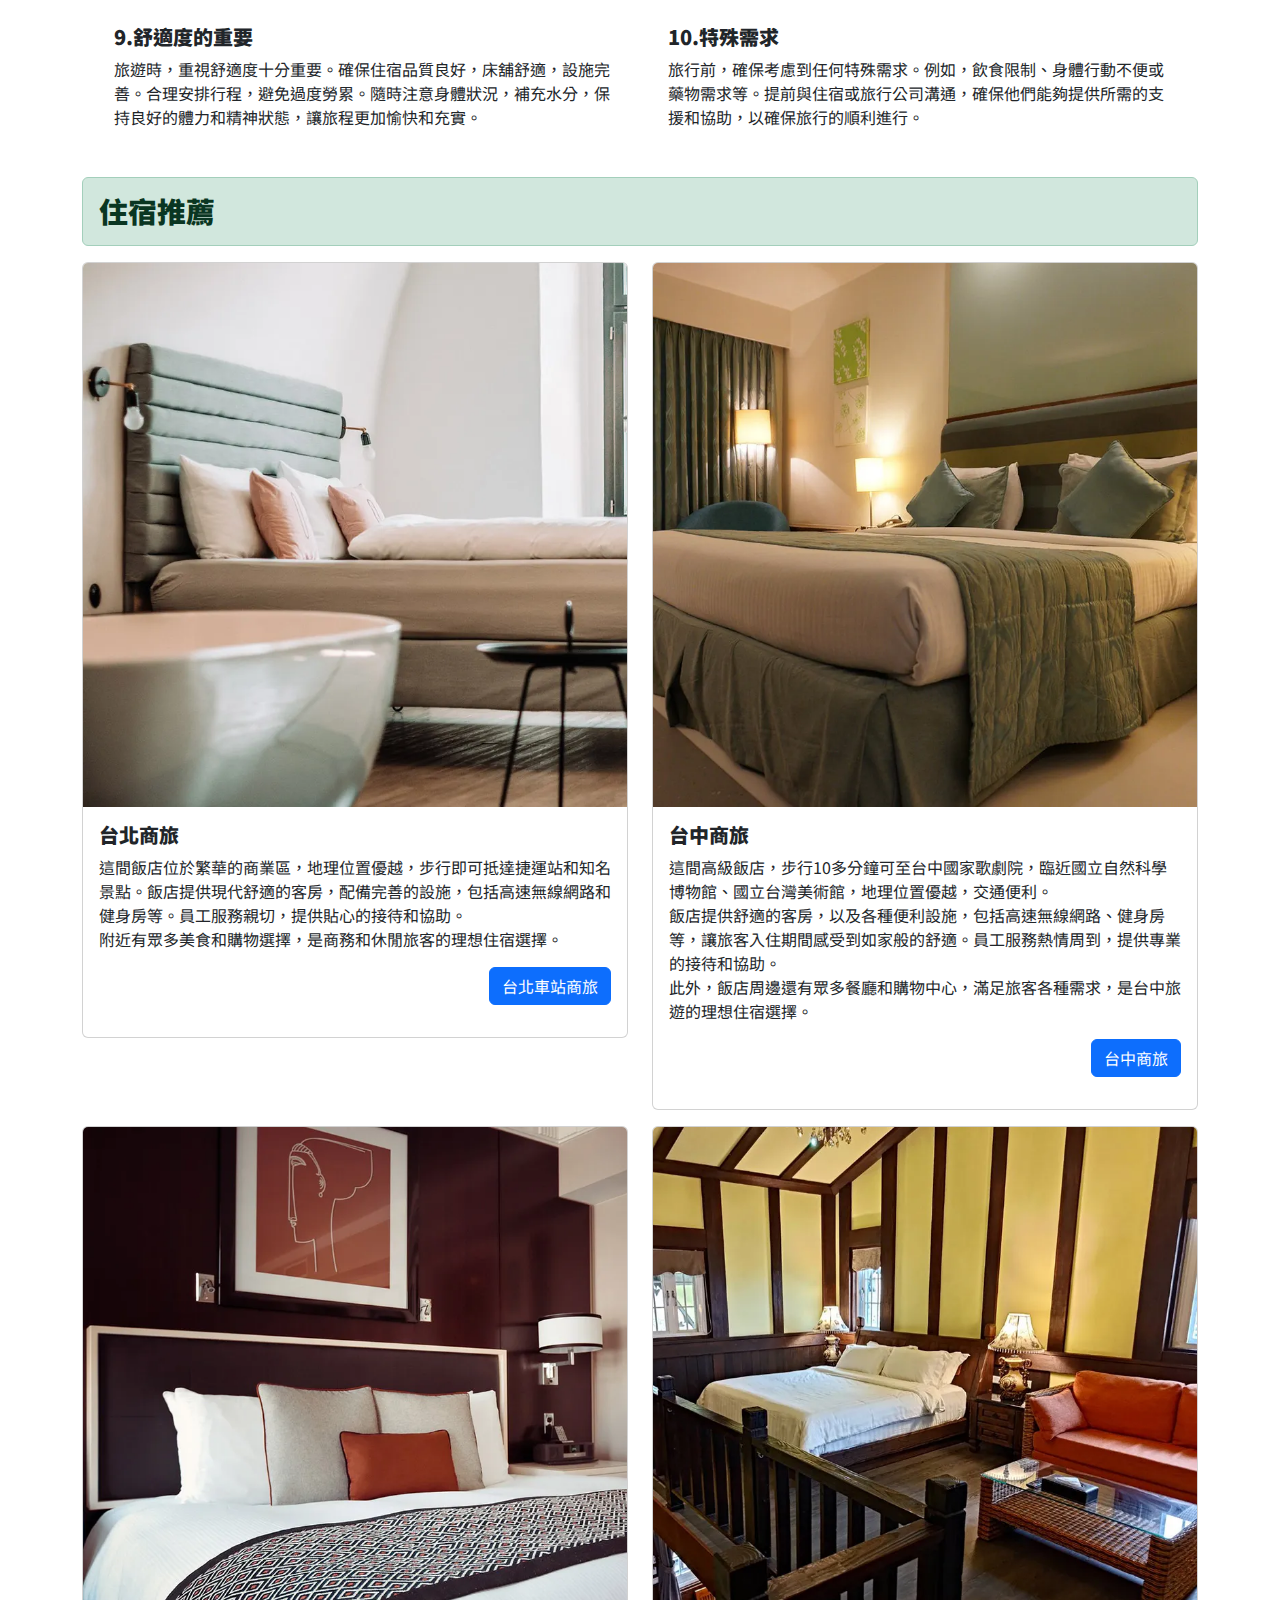
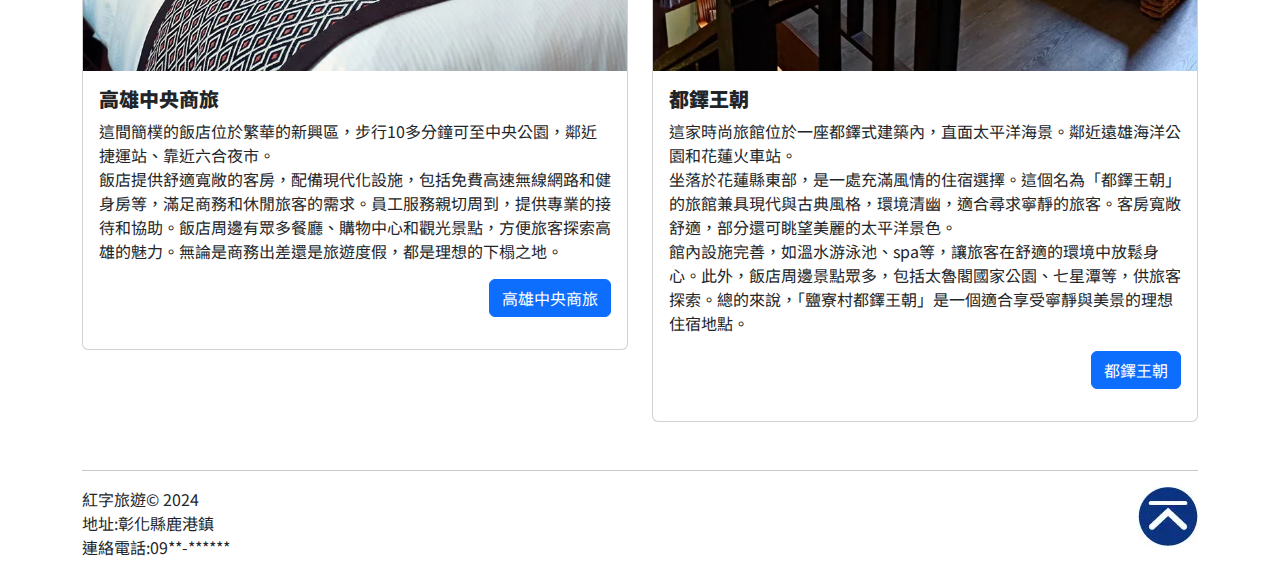
<file: hotel.html>
<!DOCTYPE html>
<html lang="zh-Hant-TW">
<head>
    <meta charset="UTF-8">
    <meta name="viewport" content="width=device-width, initial-scale=1.0">
    <title>紅字旅遊-住宿資訊</title>
</head>
<body>
    
</body>
</html><!DOCTYPE html>
<html lang="zh-Hant-TW">
<head>
    <meta charset="UTF-8">
    <meta name="viewport" content="width=device-width, initial-scale=1.0">
    <!-- 設定IE相容性 -->
    <meta http-equiv="X-UA-Compatible" content="IE=edge">
    <!-- 網站作者/擁有者 -->
    <meta name="author" content="紅字旅遊">
    <!-- 網頁描述，簡單介紹網頁內容 -->
    <meta name="description" content="旅遊住宿10大注意事項, 預訂提早, 位置考量, 評價參考, 預算管理, 安全考量, 退訂政策...等">
    <!-- 網頁編輯器 -->
    <meta name="generator" content="VisualStudioCode">
    <!-- 關鍵字，google排除權重，其他搜尋引擎能可使用 -->
    <meta name="keywords" content="紅字旅遊, 預訂提早, 位置考量, 評價參考, 預算管理, 安全考量, 退訂政策, 便利設施, 舒適度的重要, 特殊需求, 車站商旅, 台中車站商旅, 高雄中央商旅, 都鐸王朝">
    <!-- favicom我的最愛(書籤)圖標 -->
    <link rel="shortcut icon" href="favicon.ico">
    <link href="https://cdn.jsdelivr.net/npm/bootstrap@5.3.3/dist/css/bootstrap.min.css" rel="stylesheet" integrity="sha384-QWTKZyjpPEjISv5WaRU9OFeRpok6YctnYmDr5pNlyT2bRjXh0JMhjY6hW+ALEwIH" crossorigin="anonymous">
    <!-- icon圖示連結 -->
    <link rel="stylesheet" href="https://fonts.googleapis.com/icon?family=Material+Icons">
    <link rel="stylesheet" href="css/custom.css">
    <!-- google GA分析 -->
    <!-- Google tag (gtag.js) -->
    <script async src="https://www.googletagmanager.com/gtag/js?id=G-WT490CWEW8"></script>
    <script>
    window.dataLayer = window.dataLayer || [];
    function gtag(){dataLayer.push(arguments);}
    gtag('js', new Date());
    gtag('config', 'G-WT490CWEW8');
    </script>
    <title>紅字旅遊-住宿資訊</title>
</head>
<!-- GA追蹤分析 -->
<body>
  <header>                                
        <!--bg-dark背景色 body-tertary為深色字 如改 navbar-dark為淺色字 -->
        <nav class="navbar navbar-expand-lg bg-dark navbar-dark">
            <div class="container-fluid">
              <a class="navbar-brand" href="index.html">紅字旅遊</a>
              <button class="navbar-toggler" type="button" data-bs-toggle="collapse" data-bs-target="#navbarSupportedContent" aria-controls="navbarSupportedContent" aria-expanded="false" aria-label="Toggle navigation">
                <span class="navbar-toggler-icon"></span>
              </button>
              <div class="collapse navbar-collapse" id="navbarSupportedContent">
                <!-- 導覽列按鈕 -->
                <ul class="navbar-nav me-auto mb-2 mb-lg-0">
                  <li class="nav-item">
                    <!-- 這串為無障礙網路使用nav-link active明眼人看用 aria-current="page" 視障人士使用 -->
                    <a class="nav-link " href="index.html">首頁</a>
                  </li>
                  <li class="nav-item">
                    <!-- active" aria-current="page目前標籤所在地會提示會亮 -->
                    <a class="nav-link" href="about.html">關於品牌</a>
                  </li>
                  <li class="nav-item">
                    <a class="nav-link" href="viewpoint.html">景點介紹</a>
                  </li>
                  <li class="nav-item">
                    <a class="nav-link active" aria-current="page" href="hotel.html">住宿資訊</a>
                  </li>
                  <li class="nav-item">
                    <a class="nav-link" href="safe.html">旅遊安全</a>
                  </li>
                  <li class="nav-item">
                    <a class="nav-link" href="https://toolkit.url.com.tw/bbs/index.php?email=bbs@rthzh.url.tw" target="_blank">留言發問</a>
                  </li>
                </ul>

                <!-- 表單 PHP用 -->
                <form class="d-flex" role="search">
                  <input class="form-control me-2" type="search" placeholder="Search" aria-label="Search">
                  <button class="btn btn-outline-success" type="submit">Search</button>
                </form>
              </div>
            </div>
        </nav>
  </header>
  <main>
      <!-- 輪播圖 -->
      <div id="carouselExampleIndicators" class="carousel slide">
        <div class="carousel-indicators">
          <!-- 增加輪播圖時增加一個按鈕 -->
          <button type="button" data-bs-target="#carouselExampleIndicators" data-bs-slide-to="0" class="active" aria-current="true" aria-label="Slide 1"></button>
          <button type="button" data-bs-target="#carouselExampleIndicators" data-bs-slide-to="1" aria-label="Slide 2"></button>
          <button type="button" data-bs-target="#carouselExampleIndicators" data-bs-slide-to="2" aria-label="Slide 3"></button>
          <button type="button" data-bs-target="#carouselExampleIndicators" data-bs-slide-to="3" aria-label="Slide 4"></button>
        </div>
        <div class="carousel-inner">
          <div class="carousel-item active">
            <!-- alt="台北101"為圖片無法顯示時出現 title="台北101"滑入圖片時小標籤 aria-label="台北101"無障礙用 -->
            <img src="images/index/buildings-1846728_1920_dr.webp" class="d-block w-100" alt="台北101" title="台北101" aria-label="台北101">
          </div>
          <div class="carousel-item">
            <img src="images/index/kaohsiung-4081259_1920_dr.webp" class="d-block w-100" alt="廟宇" title="廟宇" aria-label="廟宇">
          </div>
          <div class="carousel-item">
            <img src="images/index/dragon-3329567_1920_dr.webp" class="d-block w-100" alt="龍屋脊" 
            title="龍屋脊" aria-label="龍屋脊">
          </div>
          <div class="carousel-item">
            <img src="images/index/city-7049028_1920_dr.webp" class="d-block w-100" alt="台北101大樓" title="台北101大樓" aria-label="台北101大樓">
          </div>

        </div>
        <button class="carousel-control-prev" type="button" data-bs-target="#carouselExampleIndicators" data-bs-slide="prev">
          <span class="carousel-control-prev-icon" aria-hidden="true"></span>
          <span class="visually-hidden">Previous</span>
        </button>
        <button class="carousel-control-next" type="button" data-bs-target="#carouselExampleIndicators" data-bs-slide="next">
          <span class="carousel-control-next-icon" aria-hidden="true"></span>
          <span class="visually-hidden">Next</span>
        </button>
      </div>

      <!-- 內文 -->
    <div class="container">
        <div class="row mt-5">
            <div class="card card-no-border">
                <img src="images/hotel/pool-bar-3652849_1280.webp" class="card-img-top" alt="住宿注意事項" title="住宿注意事項" aria-label="住宿注意事項">
                <h2 class="alert alert-info mt-4" role="alert">
                  住宿10大注意事項
                </h2>
                <div class="card-body">
                    <!-- 注意1.2. -->
                    <div class="row">
                        <div class="col-lg-6">
                            <div class="card card-no-border">
                                <div class="card-body">
                                    <h5>1.預訂提早</h5>
                                    <p>
                                    提前預訂是計劃旅行的關鍵步驟之一。通過提前預訂，您可以獲得更多的住宿選擇，更好的優惠價格，並確保在旅行日期時有可用的空房。這可以幫助您避免因為臨時訂房，無房可訂的不便，為您的旅行增添更多的安全感和便利性。</p>
                                </div>
                            </div>
                        </div>
                        <div class="col-lg-6">    
                            <div class="card card-no-border">
                                <div class="card-body">
                                    <h5>2.位置考量</h5>
                                    <p>在選擇住宿時，考慮位置至關重要。選擇靠近景點或交通便利的地方，可以節省時間和交通成本，使旅行更加順利和愉快。</p>
                                </div>
                            </div>
                        </div>
                    </div>
                    <!-- 注意3.4. -->
                    <div class="row">
                        <div class="col-lg-6">
                            <div class="card card-no-border">
                                <div class="card-body">
                                    <h5>3.評價參考</h5>
                                    <p>
                                    在選擇住宿時，查看其他旅客的評價和意見是很重要的。透過評價參考，可以了解住宿的服務質量、設施情況，以及其他旅客體驗後的分享，幫助做出更明智的選擇。</p>
                                </div>
                            </div>
                        </div>
                        <div class="col-lg-6">    
                            <div class="card card-no-border">
                                <div class="card-body">
                                    <h5>4.預算管理</h5>
                                    <p>在旅行中，合理的預算管理至關重要。確定預算後，選擇符合預算的住宿，並合理安排其他費用，以免超支影響旅行品質。可以通過提前規劃和尋找優惠來有效管理預算，以確保旅行順利和愉快。</p>
                                </div>    
                            </div>
                        </div>
                    </div>
                    <!-- 注意5.6. -->
                    <div class="row">
                        <div class="col-lg-6">
                            <div class="card card-no-border">
                                <div class="card-body">
                                    <h5>5.安全考量</h5>
                                    <p>
                                    旅行中，安全考量至關重要。選擇住宿時，確保地點安全，尤其在陌生地區或夜間。另外，注意保管貴重物品，如護照、現金等，避免發生不必要的風險。預防勝於治療，保持警覺有助於確保旅行的平安。</p>
                                </div>
                            </div>
                        </div>
                        <div class="col-lg-6">    
                            <div class="card card-no-border">
                                <div class="card-body">
                                    <h5>6.退訂政策</h5>
                                    <p>在計畫旅行時，了解住宿的退訂政策至關重要。確保預訂時瞭解退訂條件，以免因不可預其的情況需取消行程而產生額外費用。建議選擇有彈性的退訂政策，以應對突發情況。</p>
                                </div>
                            </div>
                        </div>
                    </div>
                    <!-- 注意7.8. -->
                    <div class="row">
                        <div class="col-lg-6">
                            <div class="card card-no-border">
                                <div class="card-body">
                                    <h5>7.便利設施</h5>
                                    <p>
                                    選擇住宿時，確保提供必要的便利設施，如無線網路、停車場等，以滿足旅客的需求。這些設施可以提升住宿時的舒適度和便利性，讓旅行更加愉快和輕鬆。</p>
                                </div>
                            </div>
                        </div>
                        <div class="col-lg-6">    
                            <div class="card card-no-border">
                                <div class="card-body">
                                    <h5>8.季節考量</h5>
                                    <p>計畫旅行時，務必考慮當地的季節和氣候。適時選擇旅行時段，以避開極端天氣或旅遊旺季，享受更舒適的旅行體驗。此外，季節考量也能影響到景點開放時間和活動安排，需提前確認。</p>
                                </div>
                            </div>
                        </div>
                    </div>
                    <!-- 注意9.10. -->
                    <div class="row">
                        <div class="col-lg-6">
                            <div class="card card-no-border">
                                <div class="card-body">
                                    <h5>9.舒適度的重要</h5>
                                    <p>
                                    旅遊時，重視舒適度十分重要。確保住宿品質良好，床舖舒適，設施完善。合理安排行程，避免過度勞累。隨時注意身體狀況，補充水分，保持良好的體力和精神狀態，讓旅程更加愉快和充實。</p>
                                </div>
                            </div>
                        </div>
                        <div class="col-lg-6">    
                            <div class="card card-no-border">
                                <div class="card-body">
                                    <h5>10.特殊需求</h5>
                                    <p>旅行前，確保考慮到任何特殊需求。例如，飲食限制、身體行動不便或藥物需求等。提前與住宿或旅行公司溝通，確保他們能夠提供所需的支援和協助，以確保旅行的順利進行。</p>
                                </div>
                            </div>
                        </div>
                    </div>
                </div>
            </div>
        </div>


        <!-- 住宿推薦 -->
        <h2 class="alert alert-success" role="alert">
            住宿推薦
        </h2>
        <div class="row my-3">
            <div class="col-md-6 mb-3">
                <div class="card">
                    <img src="images/hotel/bedroom-3475656_1280.webp" class="card-img-top" alt="台北商旅"  title="台北商旅" aria-label="台北商旅">
                    <div class="card-body">
                      <h5 class="card-title">台北商旅</h5>
                      <p class="card-text">
                        這間飯店位於繁華的商業區，地理位置優越，步行即可抵達捷運站和知名景點。飯店提供現代舒適的客房，配備完善的設施，包括高速無線網路和健身房等。員工服務親切，提供貼心的接待和協助。<br>
                        附近有眾多美食和購物選擇，是商務和休閒旅客的理想住宿選擇。</p>
                      <p class="text-end"><a href="https://www.suitetpe.com/" class="btn btn-primary" target="_blank" role="button">台北車站商旅</a></p>
                    </div>
                  </div>
            </div>
            <div class="col-md-6">    
                <div class="card">
                    <img src="images/hotel/hotel-1979406_1280.webp" class="card-img-top" alt="台中商旅" title="台中商旅" aria-label="台中商旅">
                    <div class="card-body">
                      <h5 class="card-title">台中商旅</h5>
                      <p class="card-text">
                        這間高級飯店，步行10多分鐘可至台中國家歌劇院，臨近國立自然科學博物館、國立台灣美術館，地理位置優越，交通便利。<br>
                        飯店提供舒適的客房，以及各種便利設施，包括高速無線網路、健身房等，讓旅客入住期間感受到如家般的舒適。員工服務熱情周到，提供專業的接待和協助。<br>
                        此外，飯店周邊還有眾多餐廳和購物中心，滿足旅客各種需求，是台中旅遊的理想住宿選擇。</p>
                      <p class="text-end">
                      <a href="https://www.hungsmansion.com/" class="btn btn-primary" target="_blank" role="button">台中商旅</a></p>
                    </div>
                  </div>
            </div>
        </div>
        <div class="row mb-5">
            <div class="col-md-6 mb-3">
                <div class="card">
                    <img src="images/hotel/hotel-room-1447201_1280.webp" class="card-img-top" alt="高雄中央商旅" title="高雄中央商旅" aria-label="高雄中央商旅">
                    <div class="card-body">
                      <h5 class="card-title">高雄中央商旅</h5>
                      <p class="card-text">
                        這間簡樸的飯店位於繁華的新興區，步行10多分鐘可至中央公園，鄰近捷運站、靠近六合夜市。<br>
                        飯店提供舒適寬敞的客房，配備現代化設施，包括免費高速無線網路和健身房等，滿足商務和休閒旅客的需求。員工服務親切周到，提供專業的接待和協助。飯店周邊有眾多餐廳、購物中心和觀光景點，方便旅客探索高雄的魅力。無論是商務出差還是旅遊度假，都是理想的下榻之地。</p>
                        <p class="text-end"><a href="https://sites.google.com/view/centre-hotel-kaohsiung/" target="_blank" role="button" class="btn btn-primary">高雄中央商旅</a></p>
                    </div>
                  </div>
            </div>
            <div class="col-md-6">    
                <div class="card">
                    <img src="images/hotel/1715649424464-d.webp" class="card-img-top" alt="都鐸王朝" title="都鐸王朝" aria-label="都鐸王朝">
                    <div class="card-body">
                      <h5 class="card-title">都鐸王朝</h5>
                      <p class="card-text">
                        這家時尚旅館位於一座都鐸式建築內，直面太平洋海景。鄰近遠雄海洋公園和花蓮火車站。<br>
                        坐落於花蓮縣東部，是一處充滿風情的住宿選擇。這個名為「都鐸王朝」的旅館兼具現代與古典風格，環境清幽，適合尋求寧靜的旅客。客房寬敞舒適，部分還可眺望美麗的太平洋景色。<br>
                        館內設施完善，如溫水游泳池、spa等，讓旅客在舒適的環境中放鬆身心。此外，飯店周邊景點眾多，包括太魯閣國家公園、七星潭等，供旅客探索。總的來說，「鹽寮村都鐸王朝」是一個適合享受寧靜與美景的理想住宿地點。</p>
                      <p class="text-end"><a href="https://booking.owlting.com/tudordynasty?lang=zh_TW&start=2024-05-14&end=2024-05-15&adult=1&child=0&infant=0"  target="_blank" role="button" class="btn btn-primary">都鐸王朝</a></p>
                    </div>
                  </div>
            </div>
        </div>

        <hr>
    </div>
    

      <footer class="container">
          <p class="float-end"><!--<a href="#top" >回到首頁</a>-->
            <a href="#top"><img class="phHomeBtn" src="images/index/top.webp" title="回網頁頂部" alt="回網頁頂部" aria-label="回網頁頂部"></a></p>
          <p>紅字旅遊&copy; 2024 <br>         
              地址:彰化縣鹿港鎮<br>
              連絡電話:09**-******</p>

      </footer>
    
  </main>
    <script src="https://cdn.jsdelivr.net/npm/bootstrap@5.3.3/dist/js/bootstrap.bundle.min.js" integrity="sha384-YvpcrYf0tY3lHB60NNkmXc5s9fDVZLESaAA55NDzOxhy9GkcIdslK1eN7N6jIeHz" crossorigin="anonymous"></script>

</body>
</html>
</file>
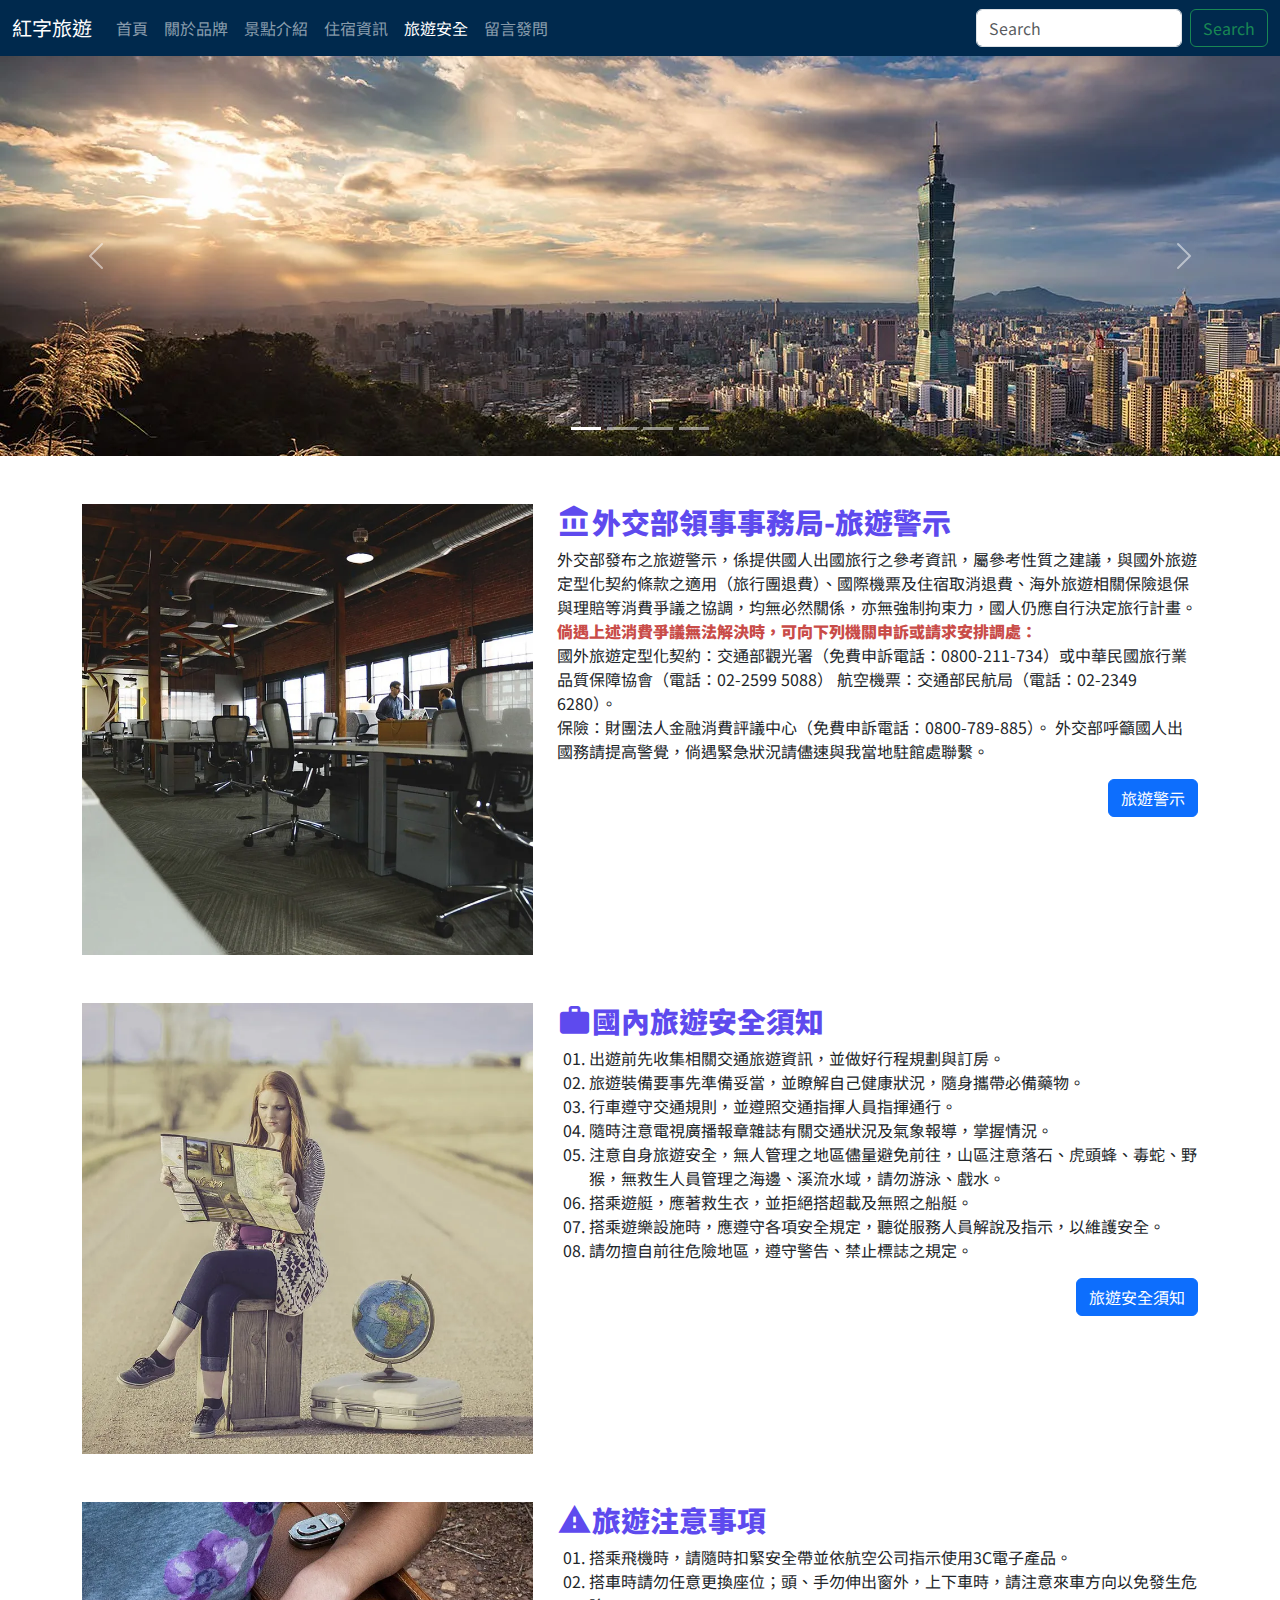
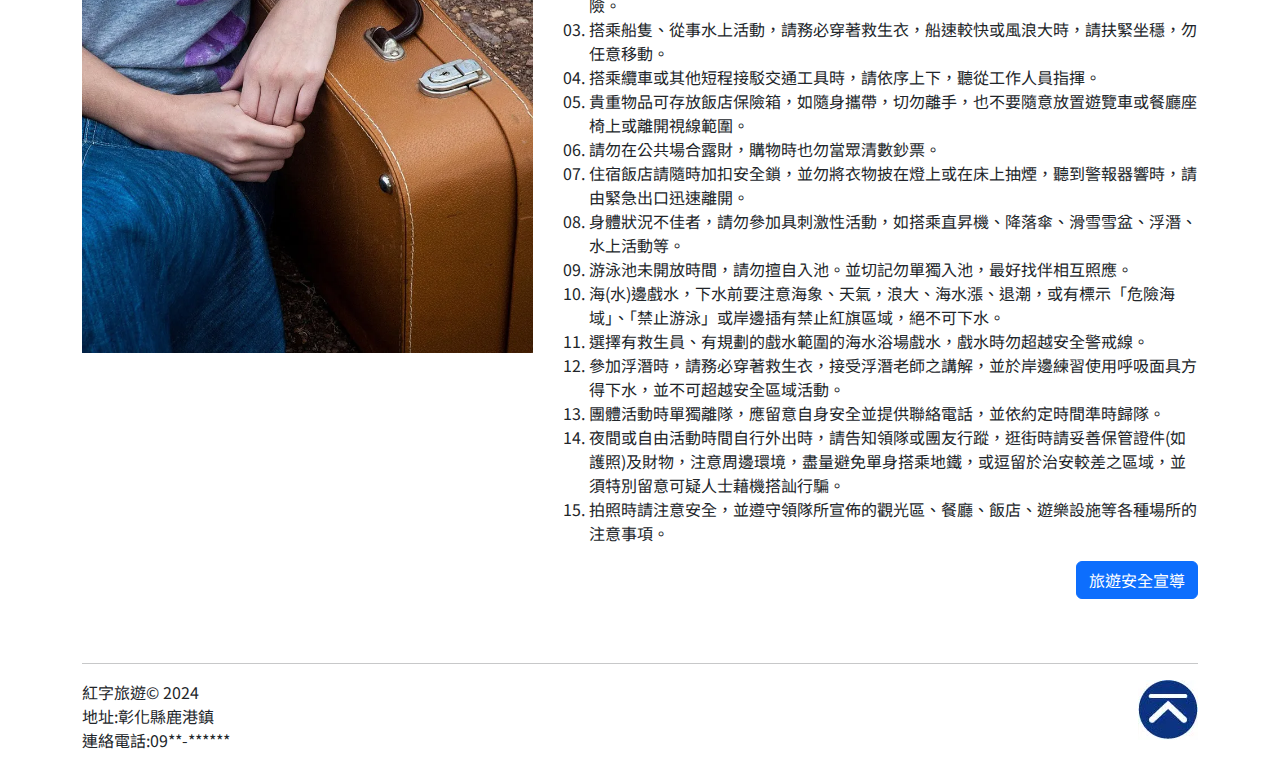
<file: safe.html>
<!DOCTYPE html>
<html lang="zh-Hant-TW">
<head>
    <meta charset="UTF-8">
    <meta name="viewport" content="width=device-width, initial-scale=1.0">
    <!-- 設定IE相容性 -->
    <meta http-equiv="X-UA-Compatible" content="IE=edge">
    <!-- 網站作者/擁有者 -->
    <meta name="author" content="紅字旅遊">
    <!-- 網頁描述，簡單介紹網頁內容 -->
    <meta name="description" content="外交部領事事務局, 旅遊警示, 國內旅遊, 旅遊安全, 旅遊注意事項, 行前規劃">
    <!-- 網頁編輯器 -->
    <meta name="generator" content="VisualStudioCode">
    <!-- 關鍵字，google排除權重，其他搜尋引擎能可使用 -->
    <meta name="keywords" content="外交部領事事務局, 旅遊警示, 國內旅遊, 旅遊安全, 旅遊注意事項, 行前規劃">
    <!-- favicom我的最愛(書籤)圖標 -->
    <link rel="shortcut icon" href="favicon.ico">
    <link href="https://cdn.jsdelivr.net/npm/bootstrap@5.3.3/dist/css/bootstrap.min.css" rel="stylesheet" integrity="sha384-QWTKZyjpPEjISv5WaRU9OFeRpok6YctnYmDr5pNlyT2bRjXh0JMhjY6hW+ALEwIH" crossorigin="anonymous">
    <!-- icon圖示連結 -->
    <link rel="stylesheet" href="https://fonts.googleapis.com/icon?family=Material+Icons">
    <link rel="stylesheet" href="css/custom.css">
    <!-- google GA分析 -->
    <!-- Google tag (gtag.js) -->
    <script async src="https://www.googletagmanager.com/gtag/js?id=G-WT490CWEW8"></script>
    <script>
    window.dataLayer = window.dataLayer || [];
    function gtag(){dataLayer.push(arguments);}
    gtag('js', new Date());
    gtag('config', 'G-WT490CWEW8');
    </script>
    <title>紅字旅遊-旅遊安全</title>
</head>
<!-- GA追蹤分析 -->
<body>
  <header>                                
        <!--bg-dark背景色 body-tertary為深色字 如改 navbar-dark為淺色字 -->
        <nav class="navbar navbar-expand-lg bg-dark navbar-dark">
            <div class="container-fluid">
              <a class="navbar-brand" href="index.html">紅字旅遊</a>
              <button class="navbar-toggler" type="button" data-bs-toggle="collapse" data-bs-target="#navbarSupportedContent" aria-controls="navbarSupportedContent" aria-expanded="false" aria-label="Toggle navigation">
                <span class="navbar-toggler-icon"></span>
              </button>
              <div class="collapse navbar-collapse" id="navbarSupportedContent">
                <!-- 導覽列按鈕 -->
                <ul class="navbar-nav me-auto mb-2 mb-lg-0">
                  <li class="nav-item">
                    <!-- 這串為無障礙網路使用nav-link active明眼人看用 aria-current="page" 視障人士使用 -->
                    <a class="nav-link " href="index.html">首頁</a>
                  </li>
                  <li class="nav-item">
                    <!-- active" aria-current="page目前標籤所在地會提示會亮 -->
                    <a class="nav-link" href="about.html">關於品牌</a>
                  </li>
                  <li class="nav-item">
                    <a class="nav-link" href="viewpoint.html">景點介紹</a>
                  </li>
                  <li class="nav-item">
                    <a class="nav-link" href="hotel.html">住宿資訊</a>
                  </li>
                  <li class="nav-item">
                    <a class="nav-link active" aria-current="page" href="safe.html">旅遊安全</a>
                  </li>
                  <li class="nav-item">
                    <a class="nav-link" href="https://toolkit.url.com.tw/bbs/index.php?email=bbs@rthzh.url.tw" target="_blank">留言發問</a>
                  </li>
                </ul>

                <!-- 表單 PHP用 -->
                <form class="d-flex" role="search">
                  <input class="form-control me-2" type="search" placeholder="Search" aria-label="Search">
                  <button class="btn btn-outline-success" type="submit">Search</button>
                </form>
              </div>
            </div>
        </nav>
  </header>
  <main>
      <!-- 輪播圖 -->
      <div id="carouselExampleIndicators" class="carousel slide">
        <div class="carousel-indicators">
          <!-- 增加輪播圖時增加一個按鈕 -->
          <button type="button" data-bs-target="#carouselExampleIndicators" data-bs-slide-to="0" class="active" aria-current="true" aria-label="Slide 1"></button>
          <button type="button" data-bs-target="#carouselExampleIndicators" data-bs-slide-to="1" aria-label="Slide 2"></button>
          <button type="button" data-bs-target="#carouselExampleIndicators" data-bs-slide-to="2" aria-label="Slide 3"></button>
          <button type="button" data-bs-target="#carouselExampleIndicators" data-bs-slide-to="3" aria-label="Slide 4"></button>
        </div>
        <div class="carousel-inner">
          <div class="carousel-item active">
            <!-- alt="台北101"為圖片無法顯示時出現 title="台北101"滑入圖片時小標籤 aria-label="台北101"無障礙用 -->
            <img src="images/index/buildings-1846728_1920_dr.webp" class="d-block w-100" alt="台北101" title="台北101" aria-label="台北101">
          </div>
          <div class="carousel-item">
            <img src="images/index/kaohsiung-4081259_1920_dr.webp" class="d-block w-100" alt="廟宇" title="廟宇" aria-label="廟宇">
          </div>
          <div class="carousel-item">
            <img src="images/index/dragon-3329567_1920_dr.webp" class="d-block w-100" alt="龍屋脊" 
            title="龍屋脊" aria-label="龍屋脊">
          </div>
          <div class="carousel-item">
            <img src="images/index/city-7049028_1920_dr.webp" class="d-block w-100" alt="台北101大樓" title="台北101大樓" aria-label="台北101大樓">
          </div>

        </div>
        <button class="carousel-control-prev" type="button" data-bs-target="#carouselExampleIndicators" data-bs-slide="prev">
          <span class="carousel-control-prev-icon" aria-hidden="true"></span>
          <span class="visually-hidden">Previous</span>
        </button>
        <button class="carousel-control-next" type="button" data-bs-target="#carouselExampleIndicators" data-bs-slide="next">
          <span class="carousel-control-next-icon" aria-hidden="true"></span>
          <span class="visually-hidden">Next</span>
        </button>
      </div>

      <!-- 內文 -->
      <div class="container">
        <div class="row my-5">
            <div class="col-md-5">
              <!-- img-fluid5 照片寬度100%高度自動 mx-auto左右對齊 -->
            <img src="images/safe/office-594119_1280.webp" class="img-fluid mx-auto"  aria-label="交通部觀光局" alt="交通部觀光局" title="交通部觀光局" aria-label="交通部觀光局">
            </div>
            <div class="col-md-7">   
              <h2><i class="material-icons iconsTitle">account_balance</i>外交部領事事務局-旅遊警示</h2>
              <p>外交部發布之旅遊警示，係提供國人出國旅行之參考資訊，屬參考性質之建議，與國外旅遊定型化契約條款之適用（旅行團退費）、國際機票及住宿取消退費、海外旅遊相關保險退保與理賠等消費爭議之協調，均無必然關係，亦無強制拘束力，國人仍應自行決定旅行計畫。<span class="span_2">倘遇上述消費爭議無法解決時，可向下列機關申訴或請求安排調處：</span><br>
              國外旅遊定型化契約：交通部觀光署（免費申訴電話：0800-211-734）或中華民國旅行業品質保障協會（電話：02-2599 5088）
              航空機票：交通部民航局（電話：02-2349 6280）。<br>
              保險：財團法人金融消費評議中心（免費申訴電話：0800-789-885）。
              外交部呼籲國人出國務請提高警覺，倘遇緊急狀況請儘速與我當地駐館處聯繫。</p>
            <p class="text-end"><a href="https://www.boca.gov.tw/sp-trwa-list-1.html" target="_blank" class="btn btn-primary" role="button">旅遊警示</a></p>
            </div>
        </div>
        <div class="row my-5">
          <div class="col-md-5">
            <!-- img-fluid5 照片寬度100%高度自動 mx-auto左右對齊 -->
            <img src="images/safe/globe-trotter-1828079_1280.webp" class="img-fluid mx-auto"  aria-label="交通部觀光局" alt="交通部觀光局" title="交通部觀光局">
          </div>
          <div class="col-md-7">
            <h2><i class="material-icons iconsTitle">work</i>國內旅遊安全須知</h2>
            <!-- ol需有排序功能的，不須排序用ul -->
            <ol class="list-no">
                <li>出遊前先收集相關交通旅遊資訊，並做好行程規劃與訂房。</li>
                <li>旅遊裝備要事先準備妥當，並瞭解自己健康狀況，隨身攜帶必備藥物。</li>
                <li>行車遵守交通規則，並遵照交通指揮人員指揮通行。</li>
                <li>隨時注意電視廣播報章雜誌有關交通狀況及氣象報導，掌握情況。</li>
                <li>注意自身旅遊安全，無人管理之地區儘量避免前往，山區注意落石、虎頭蜂、毒蛇、野猴，無救生人員管理之海邊、溪流水域，請勿游泳、戲水。</li>
                <li>搭乘遊艇，應著救生衣，並拒絕搭超載及無照之船艇。</li>
                <li>搭乘遊樂設施時，應遵守各項安全規定，聽從服務人員解說及指示，以維護安全。</li>
                <li>請勿擅自前往危險地區，遵守警告、禁止標誌之規定。</li>
            </ol>
            <p class="text-end"><a href="https://admin.taiwan.net.tw/Service/Articles?a=286" target="_blank" class="btn btn-primary" role="button">旅遊安全須知</a></p>
          </div>
        </div>
        <div class="row my-5">
          <div class="col-md-5">
            <!-- img-fluid5 照片寬度100%高度自動 mx-auto左右對齊 -->
            <img src="images/safe/travel-1934330_1280.webp" class="img-fluid mx-auto"  aria-label="交通部觀光局" alt="交通部觀光局" title="交通部觀光局">
          </div>
          <div class="col-md-7">
              <h2><i class="material-icons iconsTitle">report_problem</i>旅遊注意事項</h2>
                <ol class="list-no">
                  <li>搭乘飛機時，請隨時扣緊安全帶並依航空公司指示使用3C電子產品。</li>
                  <li>搭車時請勿任意更換座位；頭、手勿伸出窗外，上下車時，請注意來車方向以免發生危險。</li>
                  <li>搭乘船隻、從事水上活動，請務必穿著救生衣，船速較快或風浪大時，請扶緊坐穩，勿任意移動。</li>
                  <li>搭乘纜車或其他短程接駁交通工具時，請依序上下，聽從工作人員指揮。</li>
                  <li>貴重物品可存放飯店保險箱，如隨身攜帶，切勿離手，也不要隨意放置遊覽車或餐廳座椅上或離開視線範圍。</li>
                  <li>請勿在公共場合露財，購物時也勿當眾清數鈔票。</li>
                  <li>住宿飯店請隨時加扣安全鎖，並勿將衣物披在燈上或在床上抽煙，聽到警報器響時，請由緊急出口迅速離開。</li>
                  <li>身體狀況不佳者，請勿參加具刺激性活動，如搭乘直昇機、降落傘、滑雪雪盆、浮潛、水上活動等。</li>
                  <li>游泳池未開放時間，請勿擅自入池。並切記勿單獨入池，最好找伴相互照應。</li>
                  <li>海(水)邊戲水，下水前要注意海象、天氣，浪大、海水漲、退潮，或有標示「危險海域」、「禁止游泳」或岸邊插有禁止紅旗區域，絕不可下水。</li>
                  <li>選擇有救生員、有規劃的戲水範圍的海水浴場戲水，戲水時勿超越安全警戒線。</li>
                  <li>參加浮潛時，請務必穿著救生衣，接受浮潛老師之講解，並於岸邊練習使用呼吸面具方得下水，並不可超越安全區域活動。</li>
                  <li>團體活動時單獨離隊，應留意自身安全並提供聯絡電話，並依約定時間準時歸隊。</li>
                  <li>夜間或自由活動時間自行外出時，請告知領隊或團友行蹤，逛街時請妥善保管證件(如護照)及財物，注意周邊環境，盡量避免單身搭乘地鐵，或逗留於治安較差之區域，並須特別留意可疑人士藉機搭訕行騙。</li>
                  <li>拍照時請注意安全，並遵守領隊所宣佈的觀光區、餐廳、飯店、遊樂設施等各種場所的注意事項。</li>
                </ol>
              <p class="text-end"><a href="https://www.taiwan.net.tw/m1.aspx?sNo=0024760" target="_blank" class="btn btn-primary" role="button">旅遊安全宣導</a></p>
          </div>     
        </div>
        <hr>
      </div>
      <footer class="container">
          <p class="float-end"><!--<a href="#top" >回到首頁</a>-->
            <a href="#top"><img class="phHomeBtn" src="images/index/top.webp" title="回網頁頂部" alt="回網頁頂部"></a></p>
          <p>紅字旅遊&copy; 2024 <br>         
              地址:彰化縣鹿港鎮<br>
              連絡電話:09**-******</p>

      </footer>
  </main>
    <script src="https://cdn.jsdelivr.net/npm/bootstrap@5.3.3/dist/js/bootstrap.bundle.min.js" integrity="sha384-YvpcrYf0tY3lHB60NNkmXc5s9fDVZLESaAA55NDzOxhy9GkcIdslK1eN7N6jIeHz" crossorigin="anonymous"></script>

</body>
</html>
</file>
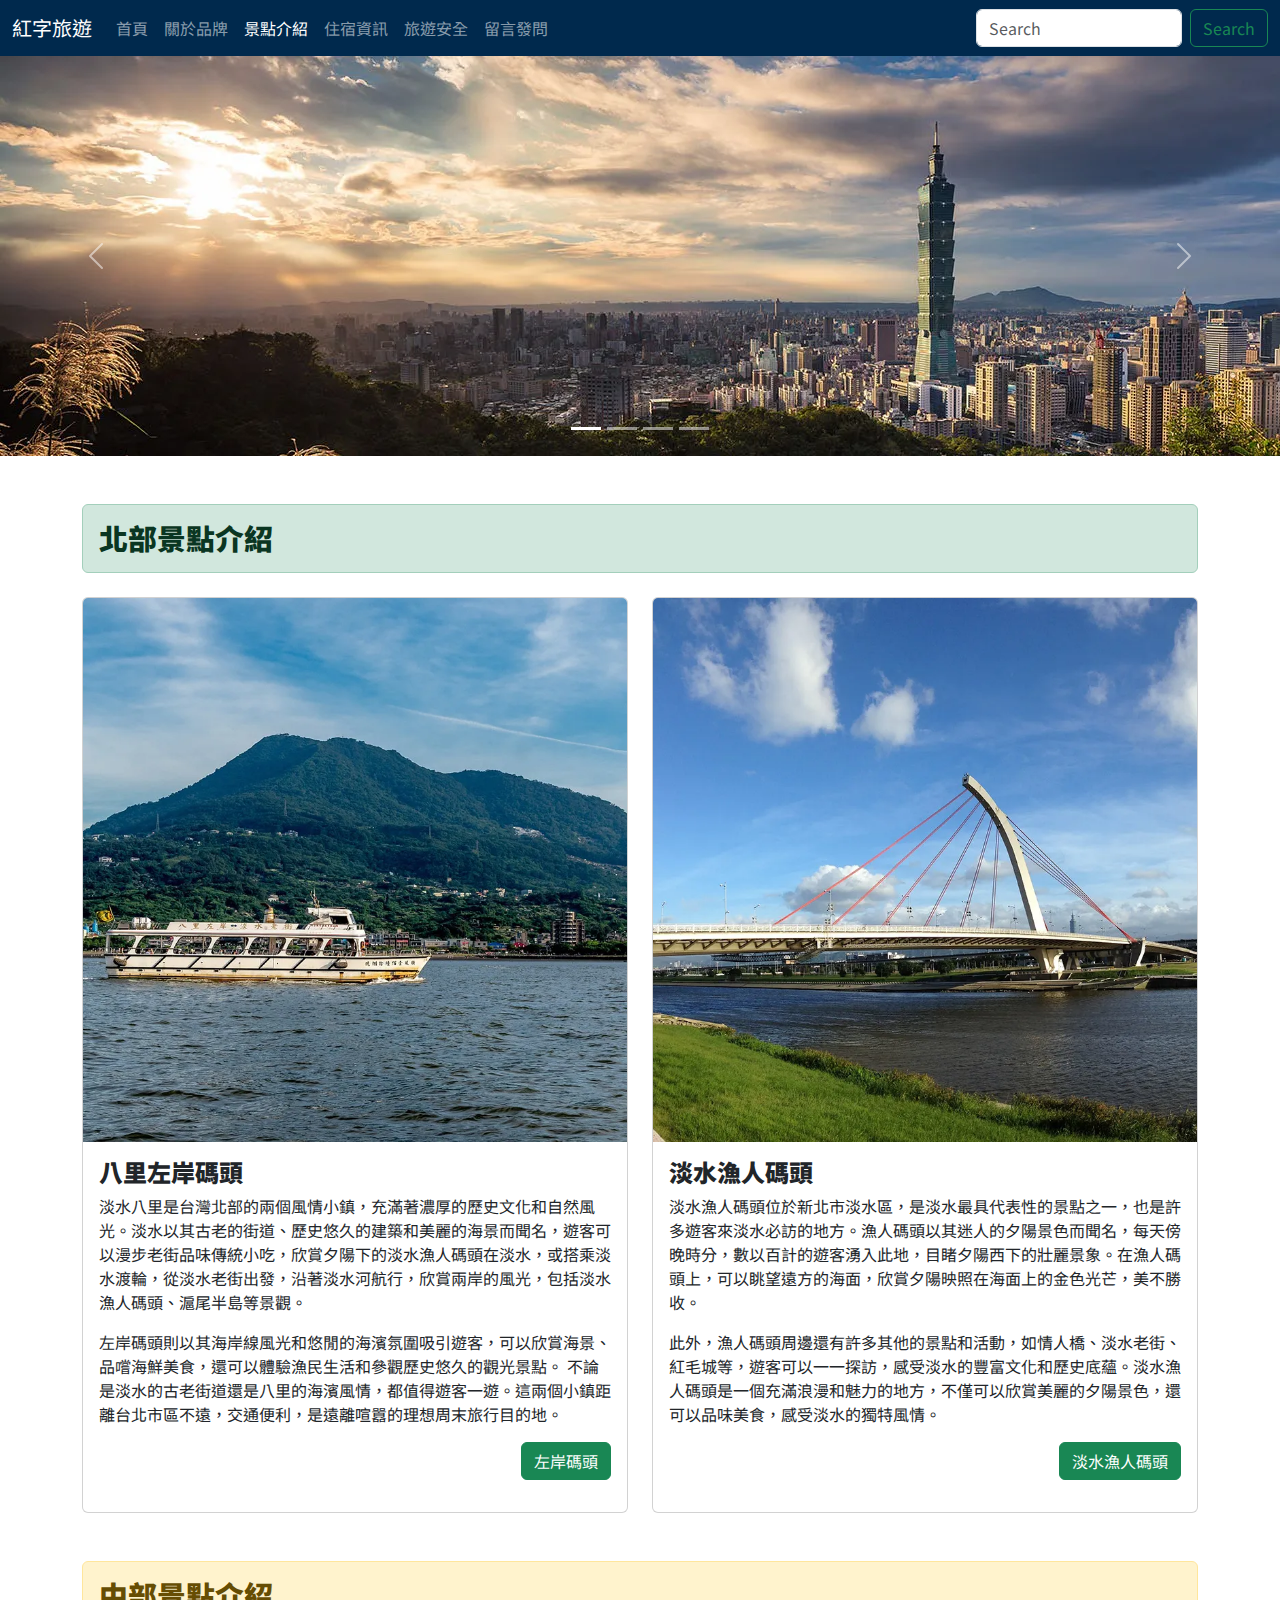
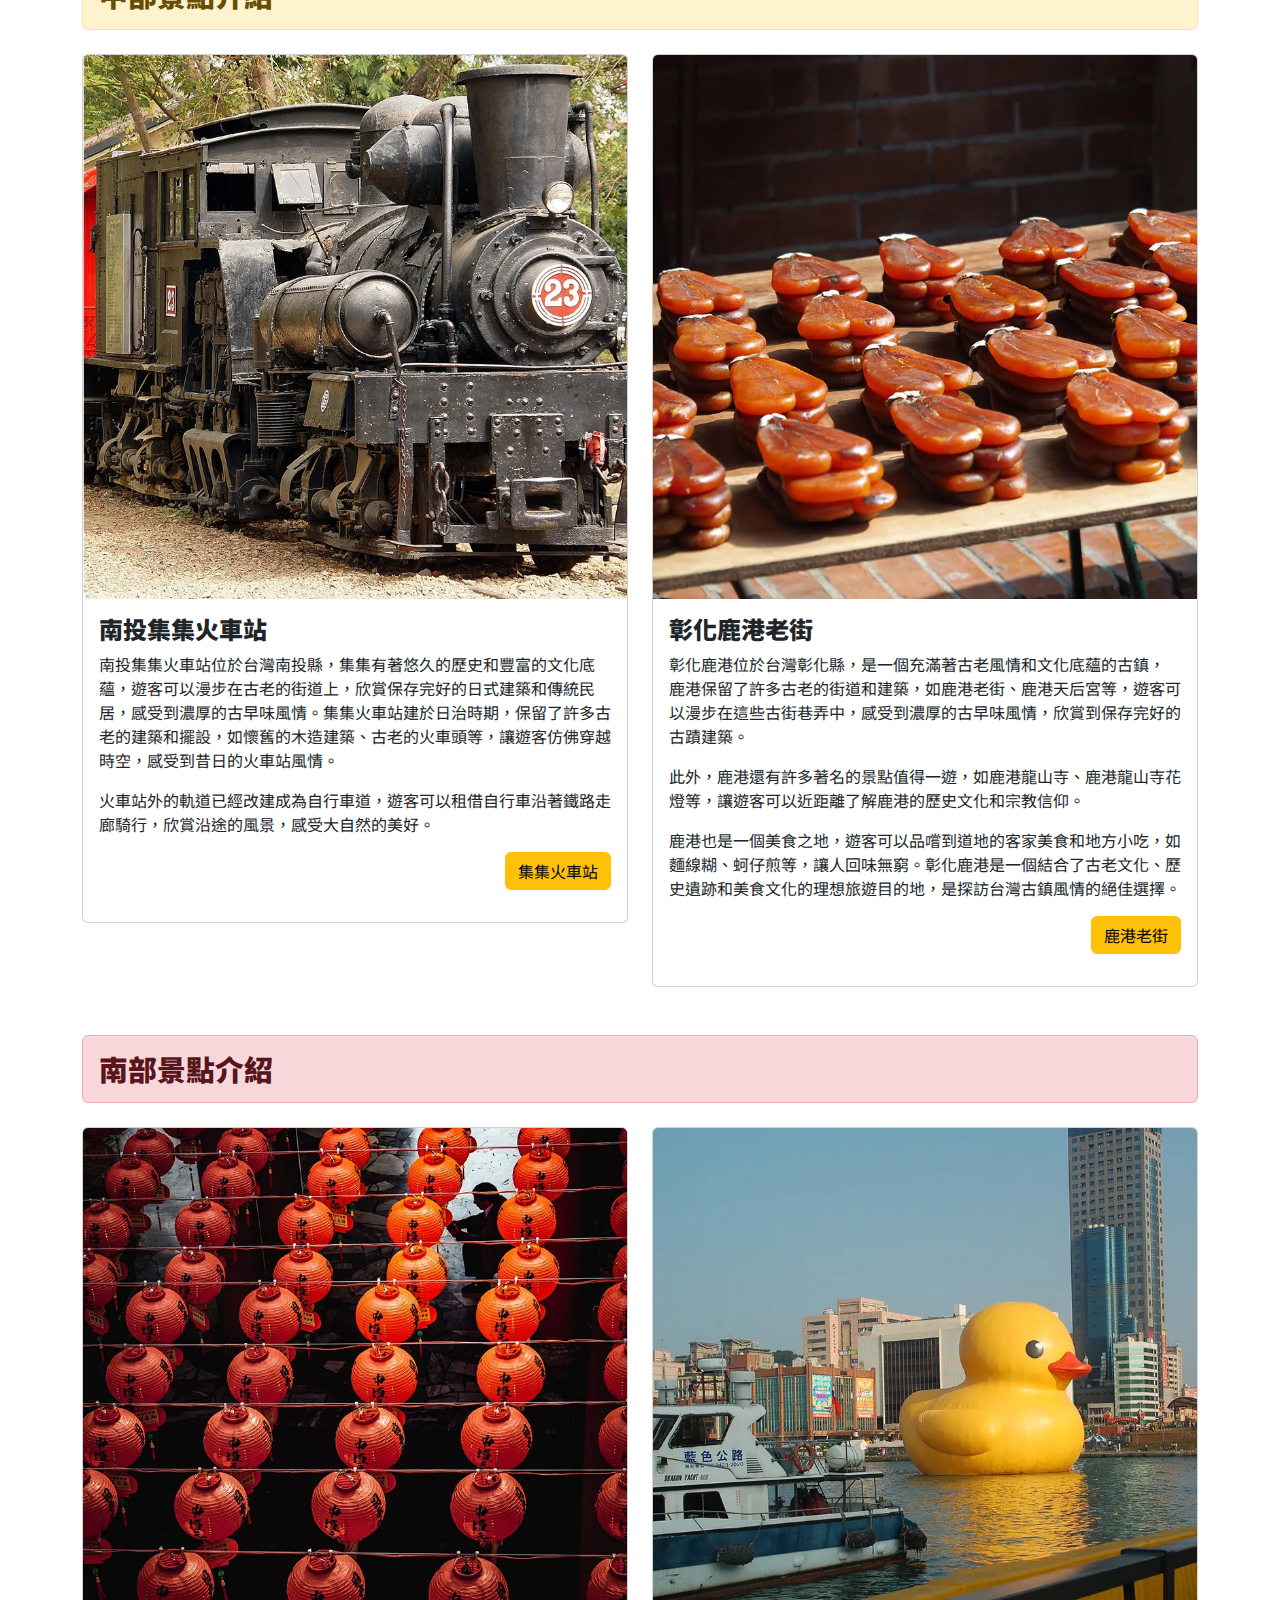
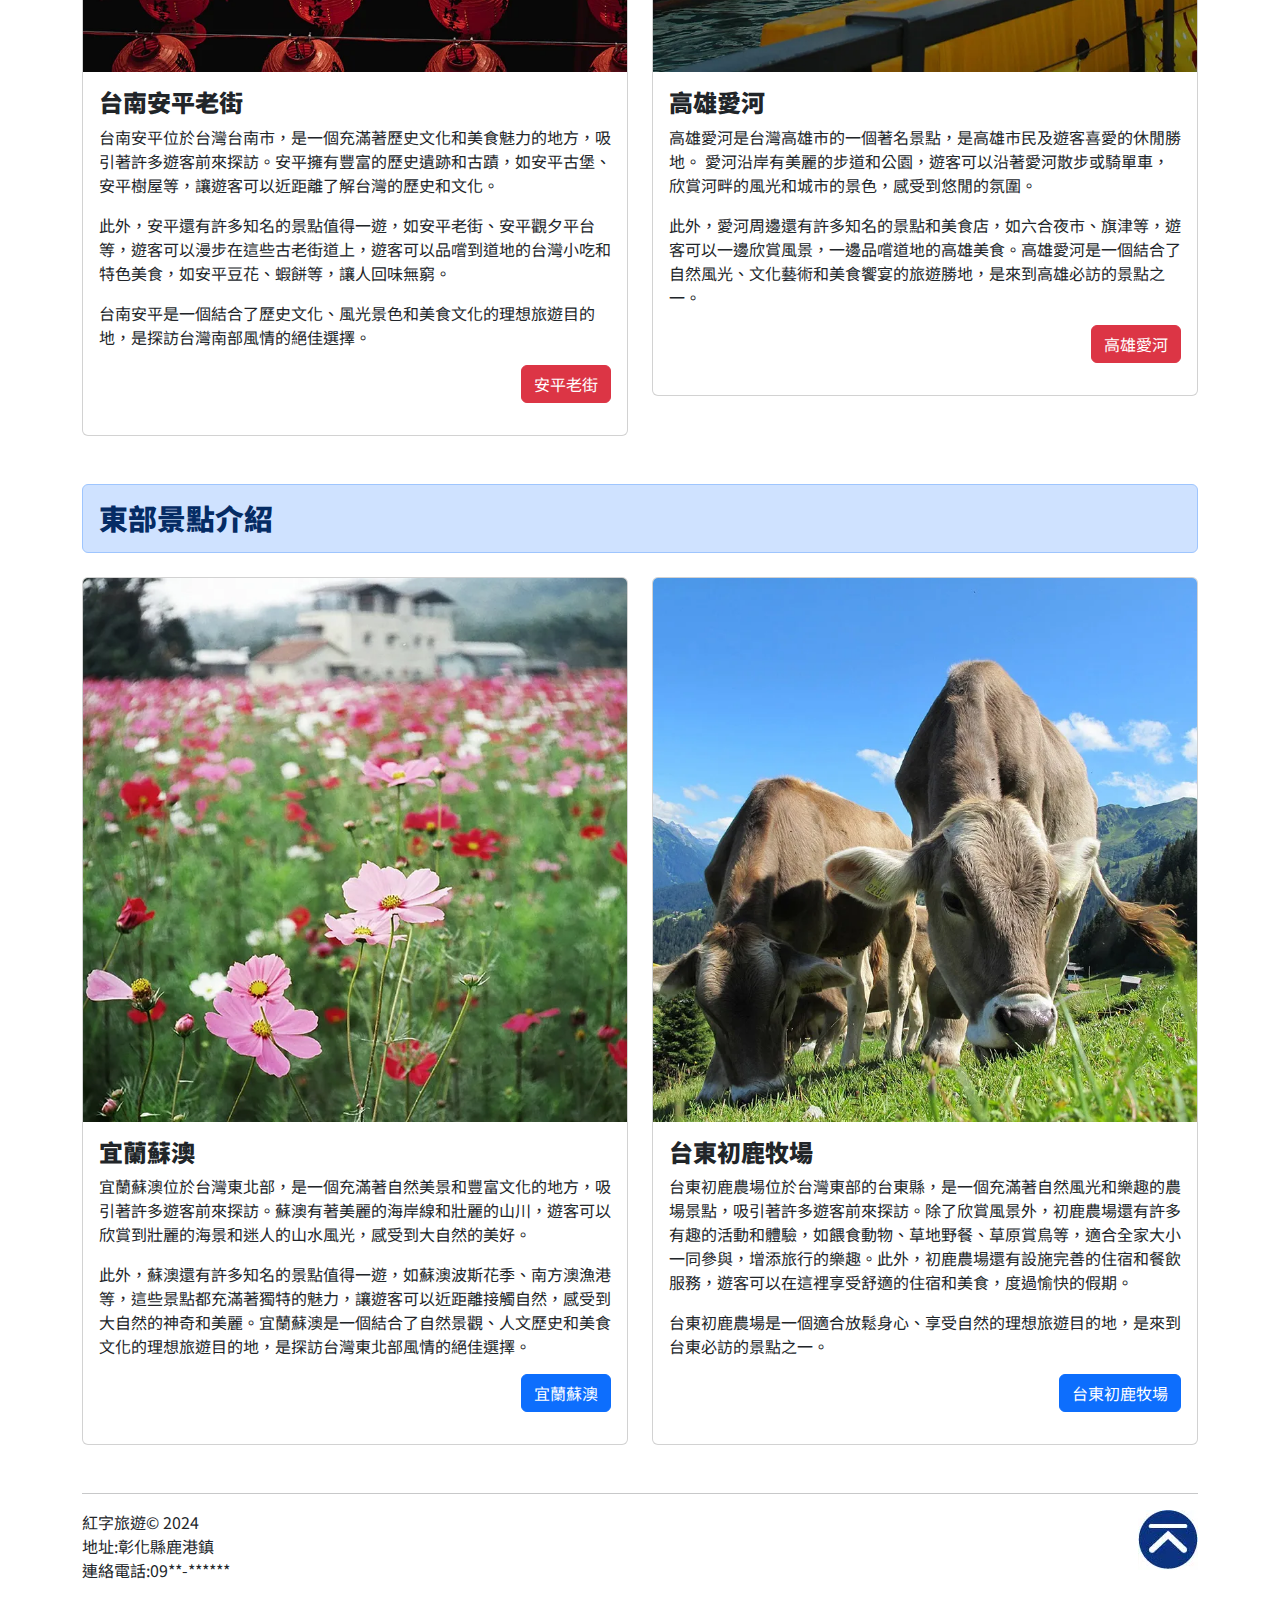
<file: viewpoint.html>
<!DOCTYPE html>
<html lang="zh-Hant-TW">
<head>
    <meta charset="UTF-8">
    <meta name="viewport" content="width=device-width, initial-scale=1.0">
    <!-- 設定IE相容性 -->
    <meta http-equiv="X-UA-Compatible" content="IE=edge">
    <!-- 網站作者/擁有者 -->
    <meta name="author" content="紅字旅遊">
    <!-- 網頁描述，簡單介紹網頁內容 -->
    <meta name="description" content="北部, 中部, 南部, 東部, 左岸碼頭, 漁人碼頭, 集集火車站,  鹿港老街, 安平老街, 高雄愛河, 宜蘭蘇澳, 台東初鹿農場">
    <!-- 網頁編輯器 -->
    <meta name="generator" content="VisualStudioCode">
    <!-- 關鍵字，google排除權重，其他搜尋引擎能可使用 -->
    <meta name="keywords" content="北部景點, 中部景點, 南部景點, 東部景點, 八里左岸碼頭, 淡水老街, 碼頭, 淡水漁人碼頭, 南投集集火車站, 火車站, 鹿港老街, 老街, 台南安平老街, 高雄愛河, 宜蘭蘇澳, 台東初鹿農場">
    <!-- favicom我的最愛(書籤)圖標 -->
    <link rel="shortcut icon" href="favicon.ico">
    <link href="https://cdn.jsdelivr.net/npm/bootstrap@5.3.3/dist/css/bootstrap.min.css" rel="stylesheet" integrity="sha384-QWTKZyjpPEjISv5WaRU9OFeRpok6YctnYmDr5pNlyT2bRjXh0JMhjY6hW+ALEwIH" crossorigin="anonymous">
    <link rel="stylesheet" href="css/custom.css">
    <!-- google GA分析 -->
    <!-- Google tag (gtag.js) -->
    <script async src="https://www.googletagmanager.com/gtag/js?id=G-WT490CWEW8"></script>
    <script>
    window.dataLayer = window.dataLayer || [];
    function gtag(){dataLayer.push(arguments);}
    gtag('js', new Date());
    gtag('config', 'G-WT490CWEW8');
    </script>
    <title>紅字旅遊-景點介紹</title>
</head>
<!-- GA追蹤分析 -->
<body>
  <header>                                
        <!--bg-dark背景色 body-tertary為深色字 如改 navbar-dark為淺色字 -->
        <nav class="navbar navbar-expand-lg bg-dark navbar-dark">
            <div class="container-fluid">
              <a class="navbar-brand" href="index.html">紅字旅遊</a>
              <button class="navbar-toggler" type="button" data-bs-toggle="collapse" data-bs-target="#navbarSupportedContent" aria-controls="navbarSupportedContent" aria-expanded="false" aria-label="Toggle navigation">
                <span class="navbar-toggler-icon"></span>
              </button>
              <div class="collapse navbar-collapse" id="navbarSupportedContent">
                <!-- 導覽列按鈕 -->
                <ul class="navbar-nav me-auto mb-2 mb-lg-0">
                  <li class="nav-item">
                    <!-- 這串為無障礙網路使用nav-link active明眼人看用 aria-current="page" 視障人士使用 -->
                    <a class="nav-link " href="index.html">首頁</a>
                  </li>
                  <li class="nav-item">
                    <!-- active" aria-current="page目前標籤所在地會提示會亮 -->
                    <a class="nav-link " href="about.html">關於品牌</a>
                  </li>
                  <li class="nav-item">
                    <a class="nav-link active" aria-current="page" href="viewpoint.html">景點介紹</a>
                  </li>
                  <li class="nav-item">
                    <a class="nav-link" href="hotel.html">住宿資訊</a>
                  </li>
                  <li class="nav-item">
                    <a class="nav-link" href="safe.html">旅遊安全</a>
                  </li>
                  <li class="nav-item">
                    <a class="nav-link" href="https://toolkit.url.com.tw/bbs/index.php?email=bbs@rthzh.url.tw" target="_blank">留言發問</a>
                  </li>
                </ul>

                <!-- 表單 PHP用 -->
                <form class="d-flex" role="search">
                  <input class="form-control me-2" type="search" placeholder="Search" aria-label="Search">
                  <button class="btn btn-outline-success" type="submit">Search</button>
                </form>
              </div>
            </div>
        </nav>
  </header>
  <main>
      <!-- 輪播圖 -->
      <div id="carouselExampleIndicators" class="carousel slide">
        <div class="carousel-indicators">
          <!-- 增加輪播圖時增加一個按鈕 -->
          <button type="button" data-bs-target="#carouselExampleIndicators" data-bs-slide-to="0" class="active" aria-current="true" aria-label="Slide 1"></button>
          <button type="button" data-bs-target="#carouselExampleIndicators" data-bs-slide-to="1" aria-label="Slide 2"></button>
          <button type="button" data-bs-target="#carouselExampleIndicators" data-bs-slide-to="2" aria-label="Slide 3"></button>
          <button type="button" data-bs-target="#carouselExampleIndicators" data-bs-slide-to="3" aria-label="Slide 4"></button>
        </div>
        <div class="carousel-inner">
          <div class="carousel-item active">
            <!-- alt="台北101"為圖片無法顯示時出現 title="台北101"滑入圖片時小標籤 aria-label="台北101"無障礙用 -->
            <img src="images/index/buildings-1846728_1920_dr.webp" class="d-block w-100" alt="台北101" title="台北101" aria-label="台北101">
          </div>
          <div class="carousel-item">
            <img src="images/index/kaohsiung-4081259_1920_dr.webp" class="d-block w-100" alt="廟宇" title="廟宇" aria-label="廟宇">
          </div>
          <div class="carousel-item">
            <img src="images/index/dragon-3329567_1920_dr.webp" class="d-block w-100" alt="龍屋脊" 
            title="龍屋脊" aria-label="龍屋脊">
          </div>
          <div class="carousel-item">
            <img src="images/index/city-7049028_1920_dr.webp" class="d-block w-100" alt="台北101大樓" title="台北101大樓" aria-label="台北101大樓">
          </div>

        </div>
        <button class="carousel-control-prev" type="button" data-bs-target="#carouselExampleIndicators" data-bs-slide="prev">
          <span class="carousel-control-prev-icon" aria-hidden="true"></span>
          <span class="visually-hidden">Previous</span>
        </button>
        <button class="carousel-control-next" type="button" data-bs-target="#carouselExampleIndicators" data-bs-slide="next">
          <span class="carousel-control-next-icon" aria-hidden="true"></span>
          <span class="visually-hidden">Next</span>
        </button>
      </div>

      <!-- 內文 -->
      <div class="container">
        <h2 class="alert alert-success mt-5" role="alert">
          北部景點介紹
        </h2>
        <div class="row">
          <div class="col-lg-6 mt-2">
            <div class="card">
              <img src="images/viewpoint/mountain-5331488_1920.webp" class="card-img-top" alt="八里左岸碼頭" title="八里左岸碼頭" aria-label="八里左岸碼頭">
              <div class="card-body">
                <h4 class="card-title">八里左岸碼頭</h4>
                <p class="card-text">
                  淡水八里是台灣北部的兩個風情小鎮，充滿著濃厚的歷史文化和自然風光。淡水以其古老的街道、歷史悠久的建築和美麗的海景而聞名，遊客可以漫步老街品味傳統小吃，欣賞夕陽下的淡水漁人碼頭在淡水，或搭乘淡水渡輪，從淡水老街出發，沿著淡水河航行，欣賞兩岸的風光，包括淡水漁人碼頭、滬尾半島等景觀。</p>
                <p class="card-text">
                  左岸碼頭則以其海岸線風光和悠閒的海濱氛圍吸引遊客，可以欣賞海景、品嚐海鮮美食，還可以體驗漁民生活和參觀歷史悠久的觀光景點。 不論是淡水的古老街道還是八里的海濱風情，都值得遊客一遊。這兩個小鎮距離台北市區不遠，交通便利，是遠離喧囂的理想周末旅行目的地。</p>
                </p>
                <p class="text-end">
                  <a href="https://newtaipei.travel/zh-tw/regional/sightseeing/18" target="_blank" class="btn btn-success" role="button">左岸碼頭</a></p>
              </div>
            </div>
          </div>
          <div class="col-lg-6 mt-2">
            <div class="card">
              <img src="images/viewpoint/taiwan-1073956_1920.webp" class="card-img-top" alt="漁人碼頭" title="漁人碼頭" aria-label="漁人碼頭">
              <div class="card-body">
                <h4 class="card-title">淡水漁人碼頭</h4>
                <p class="card-text">
                  淡水漁人碼頭位於新北市淡水區，是淡水最具代表性的景點之一，也是許多遊客來淡水必訪的地方。漁人碼頭以其迷人的夕陽景色而聞名，每天傍晚時分，數以百計的遊客湧入此地，目睹夕陽西下的壯麗景象。在漁人碼頭上，可以眺望遠方的海面，欣賞夕陽映照在海面上的金色光芒，美不勝收。</p>
                <p class="card-text">
                  此外，漁人碼頭周邊還有許多其他的景點和活動，如情人橋、淡水老街、紅毛城等，遊客可以一一探訪，感受淡水的豐富文化和歷史底蘊。淡水漁人碼頭是一個充滿浪漫和魅力的地方，不僅可以欣賞美麗的夕陽景色，還可以品味美食，感受淡水的獨特風情。</p>
                
                <p class="text-end">
                  <a href="https://www.taiwan.net.tw/m1.aspx?sNo=0001091&id=7888" target="_blank" class="btn btn-success" role="button">淡水漁人碼頭</a></p>
            </div>
          </div>
          </div>

        </div>
        <h2 class="alert alert-warning mt-5" role="alert">
          中部景點介紹
        </h2>
        <div class="row">
          <div class="col-lg-6 mt-2">
            <div class="card">
              <img src="images/viewpoint/steam-2654212_1920.webp" class="card-img-top" alt="南投集集火車站" title="南投集集" aria-label="南投集集火車站">
              <div class="card-body">
                <h4 class="card-title">南投集集火車站</h4>
                <p class="card-text">
                  南投集集火車站位於台灣南投縣，集集有著悠久的歷史和豐富的文化底蘊，遊客可以漫步在古老的街道上，欣賞保存完好的日式建築和傳統民居，感受到濃厚的古早味風情。集集火車站建於日治時期，保留了許多古老的建築和擺設，如懷舊的木造建築、古老的火車頭等，讓遊客仿佛穿越時空，感受到昔日的火車站風情。</p>
                <p class="card-text">  
                  火車站外的軌道已經改建成為自行車道，遊客可以租借自行車沿著鐵路走廊騎行，欣賞沿途的風景，感受大自然的美好。</p>
                
                <p class="text-end">
                  <a href="https://www.taiwan.net.tw/m1.aspx?sNo=0001114&id=C100_250" target="_blank" class="btn btn-warning" role="button">集集火車站</a></p>
              </div>
            </div>
          </div>
          <div class="col-lg-6 mt-2">
            <div class="card">
              <img src="images/viewpoint/taiwan-2634733_1920.webp" class="card-img-top" alt="彰化鹿港老街" title="彰化鹿港老街" aria-label="彰化鹿港老街">
              <div class="card-body">
                <h4 class="card-title">彰化鹿港老街</h4>
                <p class="card-text">
                  彰化鹿港位於台灣彰化縣，是一個充滿著古老風情和文化底蘊的古鎮，      鹿港保留了許多古老的街道和建築，如鹿港老街、鹿港天后宮等，遊客可以漫步在這些古街巷弄中，感受到濃厚的古早味風情，欣賞到保存完好的古蹟建築。</p>
                <p class="card-text">
                  此外，鹿港還有許多著名的景點值得一遊，如鹿港龍山寺、鹿港龍山寺花燈等，讓遊客可以近距離了解鹿港的歷史文化和宗教信仰。</p>
                <p class="card-text">
                  鹿港也是一個美食之地，遊客可以品嚐到道地的客家美食和地方小吃，如麵線糊、蚵仔煎等，讓人回味無窮。彰化鹿港是一個結合了古老文化、歷史遺跡和美食文化的理想旅遊目的地，是探訪台灣古鎮風情的絕佳選擇。</p>
                <p class="text-end">
                  <a href="https://www.taiwan.net.tw/m1.aspx?sNo=0001113&id=C100_441" target="_blank" class="btn btn-warning" role="button">鹿港老街</a></p>
              </div>
            </div>
          </div>
        </div> 
        <h2 class="alert alert-danger mt-5" role="alert">
          南部景點介紹
        </h2>      
        <div class="row">
          <div class="col-lg-6 mt-2">
            <div class="card">
              <img src="images/viewpoint/kaohsiung-4081256_1920.webp" class="card-img-top" alt="台南安平老街" title="台南安平老街" aria-label="台南安平老街">
              <div class="card-body">
                <h4 class="card-title">台南安平老街</h4>
                <p class="card-text">
                  台南安平位於台灣台南市，是一個充滿著歷史文化和美食魅力的地方，吸引著許多遊客前來探訪。安平擁有豐富的歷史遺跡和古蹟，如安平古堡、安平樹屋等，讓遊客可以近距離了解台灣的歷史和文化。</p>
                <p class="card-text">
                  此外，安平還有許多知名的景點值得一遊，如安平老街、安平觀夕平台等，遊客可以漫步在這些古老街道上，遊客可以品嚐到道地的台灣小吃和特色美食，如安平豆花、蝦餅等，讓人回味無窮。</p>
                <p class="card-text">
                  台南安平是一個結合了歷史文化、風光景色和美食文化的理想旅遊目的地，是探訪台灣南部風情的絕佳選擇。</p>
                <p class="text-end">
                  <a href="https://www.taiwan.net.tw/m1.aspx?sNo=0001016&id=A12-00162" target="_blank" class="btn btn-danger" role="button">安平老街</a></p>
              </div>
            </div>
          </div>
          <div class="col-lg-6 mt-2">
            <div class="card">
              <img src="images/viewpoint/yellow-4524681_1920.webp" class="card-img-top" alt="高雄愛河" title="高雄愛河" aria-label="高雄愛河">
              <div class="card-body">
                <h4 class="card-title">高雄愛河</h4>
                <p class="card-text">
                  高雄愛河是台灣高雄市的一個著名景點，是高雄市民及遊客喜愛的休閒勝地。 愛河沿岸有美麗的步道和公園，遊客可以沿著愛河散步或騎單車，欣賞河畔的風光和城市的景色，感受到悠閒的氛圍。</p>
                  <p class="card-text">
                  此外，愛河周邊還有許多知名的景點和美食店，如六合夜市、旗津等，遊客可以一邊欣賞風景，一邊品嚐道地的高雄美食。高雄愛河是一個結合了自然風光、文化藝術和美食饗宴的旅遊勝地，是來到高雄必訪的景點之一。</p>
                <p class="text-end">
                  <a href="https://khh.travel/zh-tw/attractions/detail/232" target="_blank" class="btn btn-danger" role="button">高雄愛河</a></p>
            </div>
          </div>
          </div>
        </div> 
        <h2 class="alert alert-primary mt-5" role="alert">
          東部景點介紹
        </h2>      
        <div class="row mb-5">
          <div class="col-lg-6 mt-2">
            <div class="card">
              <img src="images/viewpoint/flowers-692433_1280.webp" class="card-img-top" alt="蘇澳波斯花" title="蘇澳波斯花" aria-label="蘇澳波斯花">
              <div class="card-body">
                <h4 class="card-title">宜蘭蘇澳</h4>
                <p class="card-text">
                  宜蘭蘇澳位於台灣東北部，是一個充滿著自然美景和豐富文化的地方，吸引著許多遊客前來探訪。蘇澳有著美麗的海岸線和壯麗的山川，遊客可以欣賞到壯麗的海景和迷人的山水風光，感受到大自然的美好。</p>
                  <p class="card-text">
                  此外，蘇澳還有許多知名的景點值得一遊，如蘇澳波斯花季、南方澳漁港等，這些景點都充滿著獨特的魅力，讓遊客可以近距離接觸自然，感受到大自然的神奇和美麗。宜蘭蘇澳是一個結合了自然景觀、人文歷史和美食文化的理想旅遊目的地，是探訪台灣東北部風情的絕佳選擇。</p>
                
                <p class="text-end">
                  <a href="https://www.taiwan.net.tw/m1.aspx?sNo=0042291&uid=70" target="_blank" class="btn btn-primary" role="button">宜蘭蘇澳</a></p>
              </div>
            </div>
          </div>
          <div class="col-lg-6 mt-2">
            <div class="card">
              <img src="images/viewpoint/cows-203460_1280.webp" class="card-img-top" alt="初鹿牧場" title="初鹿牧場" aria-label="初鹿牧場">
              <div class="card-body">
                <h4 class="card-title">台東初鹿牧場</h4>
                <p class="card-text">
                  台東初鹿農場位於台灣東部的台東縣，是一個充滿著自然風光和樂趣的農場景點，吸引著許多遊客前來探訪。除了欣賞風景外，初鹿農場還有許多有趣的活動和體驗，如餵食動物、草地野餐、草原賞鳥等，適合全家大小一同參與，增添旅行的樂趣。此外，初鹿農場還有設施完善的住宿和餐飲服務，遊客可以在這裡享受舒適的住宿和美食，度過愉快的假期。</p>
                  <p class="card-text">
                  台東初鹿農場是一個適合放鬆身心、享受自然的理想旅遊目的地，是來到台東必訪的景點之一。</p>
                <p class="text-end">
                  <a href="https://tour.taitung.gov.tw/zh-tw/attraction/details/285" target="_blank" class="btn btn-primary" role="button">台東初鹿牧場</a></p>
            </div>
          </div>
          </div>
        </div> 

        <hr>

      </div>
      <footer class="container">
          <p class="float-end"><!--<a href="#top" >回到首頁</a>-->
            <a href="#top"><img class="phHomeBtn" src="images/index/top.webp" title="回網頁頂部" alt="回網頁頂部"></a></p>
          <p>紅字旅遊&copy; 2024 <br>         
              地址:彰化縣鹿港鎮<br>
              連絡電話:09**-******</p>

      </footer>
  </main>
    <script src="https://cdn.jsdelivr.net/npm/bootstrap@5.3.3/dist/js/bootstrap.bundle.min.js" integrity="sha384-YvpcrYf0tY3lHB60NNkmXc5s9fDVZLESaAA55NDzOxhy9GkcIdslK1eN7N6jIeHz" crossorigin="anonymous"></script>

</body>
</html>
</file>
<file: css/custom.css>
/* google fonts雲端字體 */
@import url('https://fonts.googleapis.com/css2?family=Noto+Sans+TC:wght@300&display=swap');


:root,
[data-bs-theme-light]{
    --bs-dark-rgb: 0, 41, 77;
}
/* 雲端字體套用body標籤 */
body{
    font-family: "微軟正黑體", "Noto Sans TC", sans-serif;
}


 /* 選取器是標籤，影響整體 */
h2{
    font-size: 1.8rem;
    font-weight: 900;
    color: rgb(94, 74, 238);
}
/* 選取器是類別，影響個別，需手動套用 */
.h2-custom-pink {
    font-size: 3rem;
    font-weight: 900; /*字體粗(100~900)*/
    color: rgb(249, 8, 225);
}

.card-custom{
    border: solid;
    border-width: 5px;
    border-color: rgb(249, 60, 255);
    border-radius: 5px;
}


footer a {
    text-decoration: none;
}
.phHomeBtn {
    display: block;
    width: 60px;
    height: 60px;
}

.iconsTitle {
    font-size: 2.2rem;
    color: rgb(94, 74, 238);
    vertical-align: bottom;
}

.list-no {
    list-style-type: decimal-leading-zero;
}
.card-no-border{
    border: none;
}

h4 {
    font-weight: 900;
}
h5 {
    font-weight: 900;
}

.span_1 {
    font-weight: 1000;
}
.span_2 {
    font-weight: 1000;
    color: rgb(201, 76, 72);
}
</file>
